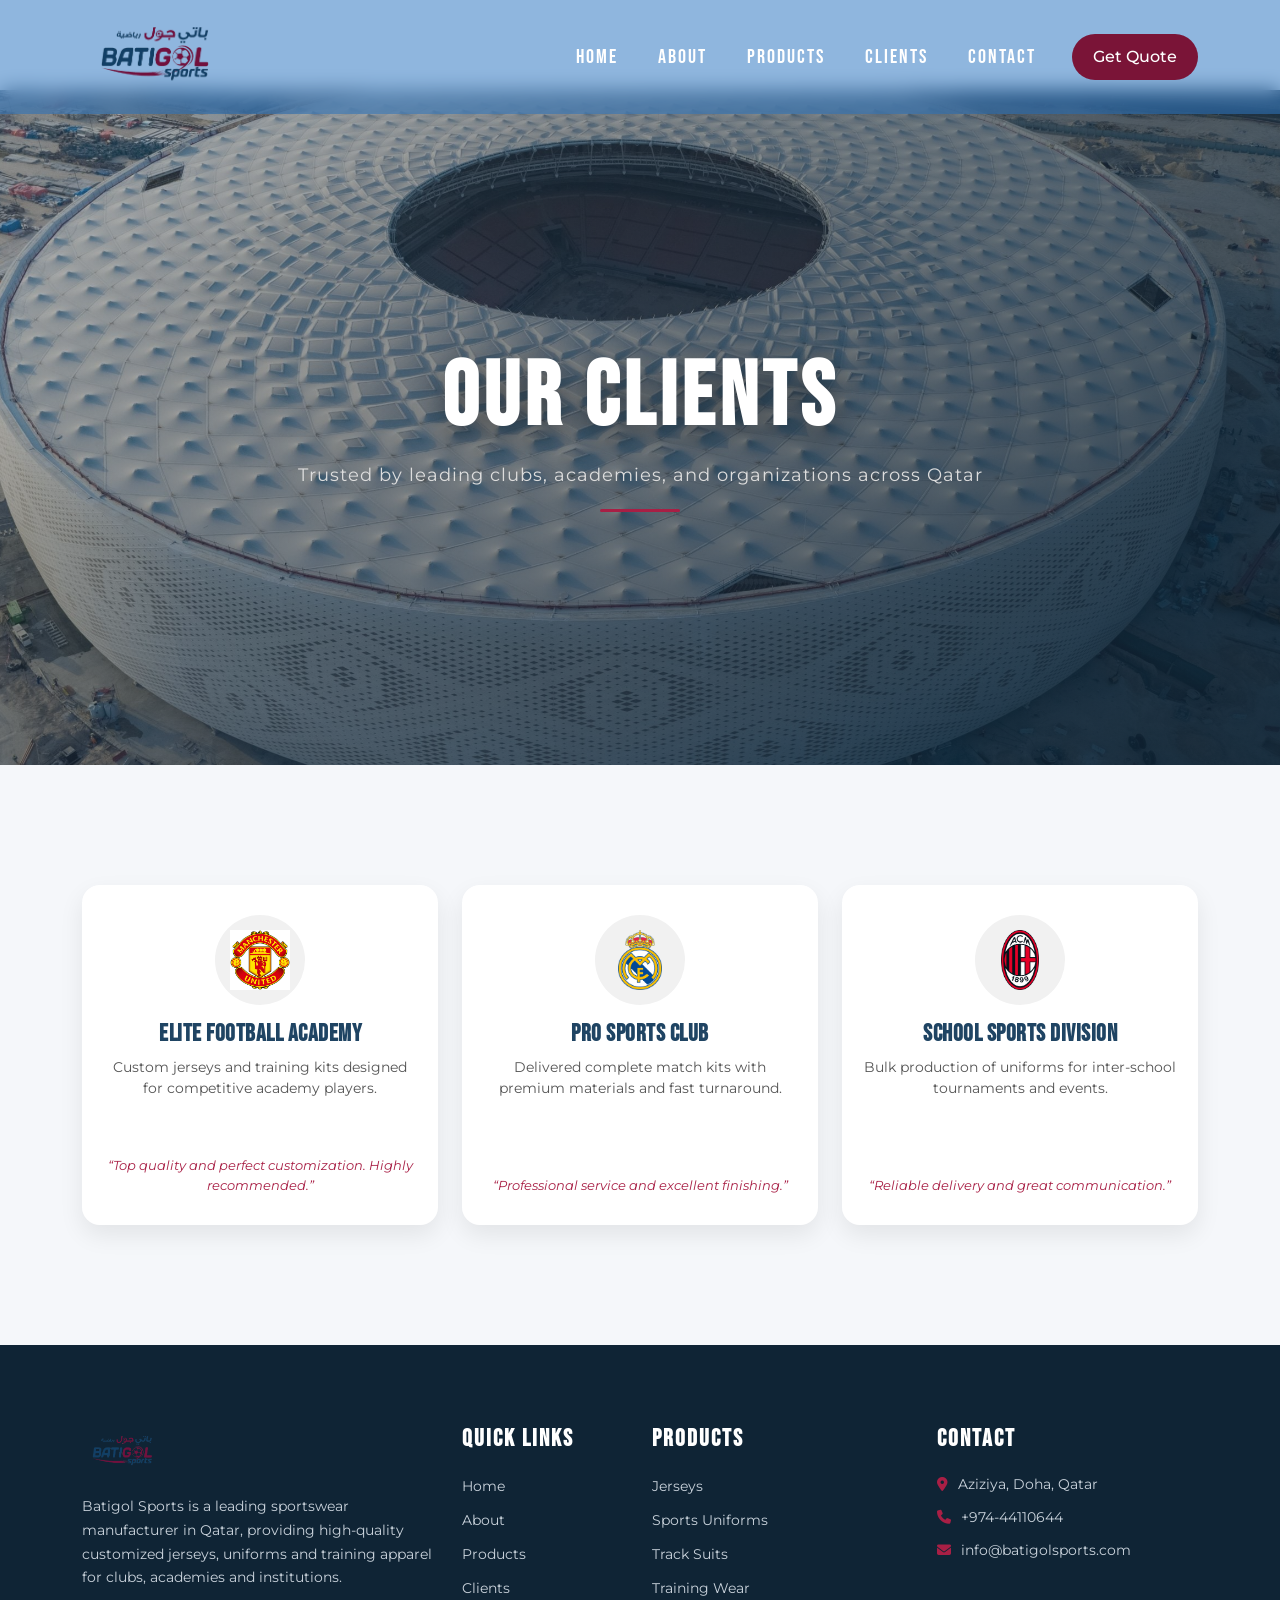
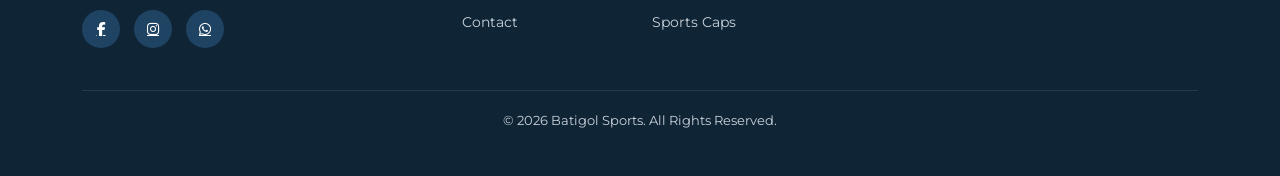
<file: clients.html>
<!DOCTYPE html>
<html lang="en">

<head>
    <meta charset="UTF-8">
    <meta name="viewport" content="width=device-width, initial-scale=1.0">
    <title>Batigol Sports</title>

    <link href="https://cdn.jsdelivr.net/npm/bootstrap@5.3.2/dist/css/bootstrap.min.css" rel="stylesheet">
    <link href="https://unpkg.com/aos@2.3.4/dist/aos.css" rel="stylesheet">
    <link rel="stylesheet" href="index.css">
    <link rel="stylesheet" href="clients.css">
    <link rel="stylesheet" href="https://cdnjs.cloudflare.com/ajax/libs/font-awesome/6.5.0/css/all.min.css">
    <link rel="stylesheet" href="https://cdnjs.cloudflare.com/ajax/libs/OwlCarousel2/2.3.4/assets/owl.carousel.min.css">
<link rel="stylesheet" href="https://cdnjs.cloudflare.com/ajax/libs/OwlCarousel2/2.3.4/assets/owl.theme.default.min.css">
    <link href="https://fonts.googleapis.com/css2?family=Bebas+Neue&family=Montserrat:wght@300;400;500;600&display=swap" rel="stylesheet">
</head>

<body>

        <nav class="navbar navbar-expand-lg fixed-top custom-navbar">

	<div class="container">

		<a class="navbar-brand" href="#">
			<img src="images/batigol-logo.png" alt="Batigol Sports" class="logo">
		</a>

		<button class="navbar-toggler" type="button" data-bs-toggle="collapse" data-bs-target="#navMenu">
			<span class="navbar-toggler-icon"></span>
		</button>

		<div class="collapse navbar-collapse" id="navMenu">

			<ul class="navbar-nav ms-auto align-items-lg-center">

				<li class="nav-item">
					<a class="nav-link" href="index.html">Home</a>
				</li>

				<li class="nav-item">
					<a class="nav-link" href="about.html">About</a>
				</li>

				<li class="nav-item">
					<a class="nav-link" href="products.html">Products</a>
				</li>

				<li class="nav-item">
					<a class="nav-link" href="clients.html">Clients</a>
				</li>

				<li class="nav-item">
					<a class="nav-link" href="contact.html">Contact</a>
				</li>

				<li class="nav-item ms-lg-3">
					<a class="btn quote-btn" href="products.html">Get Quote</a>
				</li>

			</ul>

		</div>

	</div>

</nav>

<section class="clients-hero">

	<!-- BACKGROUND IMAGE -->
	<img src="images/Al-Thumama-Stadium-scaled.jpg" class="hero-bg">

	<!-- DARK OVERLAY -->
	<div class="hero-overlay"></div>

	<div class="container text-center hero-content">

		<h1 data-aos="fade-up">Our Clients</h1>

		<p data-aos="fade-up" data-aos-delay="100">
			Trusted by leading clubs, academies, and organizations across Qatar
		</p>

		<!-- subtle line -->
		<div class="hero-line" data-aos="zoom-in" data-aos-delay="200"></div>

	</div>

</section>

<section class="clients-page">

	<div class="container">

		<div class="row g-4">

			<!-- CLIENT 1 -->
			<div class="col-lg-4 col-md-6" data-aos="zoom-in">

				<div class="client-box client-1">

					<div class="client-logo-wrap">
						<img src="images/mun.png">
					</div>

					<h5>Elite Football Academy</h5>

					<p class="client-desc">
						Custom jerseys and training kits designed for
						competitive academy players.
					</p>

					<div class="client-review">
						“Top quality and perfect customization. Highly recommended.”
					</div>

				</div>

			</div>

			<!-- CLIENT 2 -->
			<div class="col-lg-4 col-md-6" data-aos="zoom-in" data-aos-delay="100">

				<div class="client-box client-2">

					<div class="client-logo-wrap">
						<img src="images/rma.webp">
					</div>

					<h5>Pro Sports Club</h5>

					<p class="client-desc">
						Delivered complete match kits with premium materials
						and fast turnaround.
					</p>

					<div class="client-review">
						“Professional service and excellent finishing.”
					</div>

				</div>

			</div>

			<!-- CLIENT 3 -->
			<div class="col-lg-4 col-md-6" data-aos="zoom-in" data-aos-delay="200">

				<div class="client-box client-3">

					<div class="client-logo-wrap">
						<img src="images/acm.png">
					</div>

					<h5>School Sports Division</h5>

					<p class="client-desc">
						Bulk production of uniforms for inter-school
						tournaments and events.
					</p>

					<div class="client-review">
						“Reliable delivery and great communication.”
					</div>

				</div>

			</div>

		</div>

	</div>

</section>


<footer class="site-footer">

	<div class="container">

		<div class="row g-4">

			<div class="col-lg-4 col-md-6">

				<div class="footer-brand">

					<img src="images/batigol-logo.png" class="footer-logo">

					<p>
						Batigol Sports is a leading sportswear manufacturer in Qatar,
						providing high-quality customized jerseys, uniforms and
						training apparel for clubs, academies and institutions.
					</p>

					<div class="footer-social">

						<a href="#"><i class="fa-brands fa-facebook-f"></i></a>
						<a href="#"><i class="fa-brands fa-instagram"></i></a>
						<a href="#"><i class="fa-brands fa-whatsapp"></i></a>

					</div>

				</div>

			</div>



			<div class="col-lg-2 col-md-6">

				<h4 class="footer-title">Quick Links</h4>

				<ul class="footer-links">

					<li><a href="#">Home</a></li>
					<li><a href="#">About</a></li>
					<li><a href="#">Products</a></li>
					<li><a href="#">Clients</a></li>
					<li><a href="#">Contact</a></li>

				</ul>

			</div>



			<div class="col-lg-3 col-md-6">

				<h4 class="footer-title">Products</h4>

				<ul class="footer-links">

					<li><a href="#">Jerseys</a></li>
					<li><a href="#">Sports Uniforms</a></li>
					<li><a href="#">Track Suits</a></li>
					<li><a href="#">Training Wear</a></li>
					<li><a href="#">Sports Caps</a></li>

				</ul>

			</div>



			<div class="col-lg-3 col-md-6">

				<h4 class="footer-title">Contact</h4>

				<ul class="footer-contact">

					<li>
						<i class="fa-solid fa-location-dot"></i>
						Aziziya, Doha, Qatar
					</li>

					<li>
						<i class="fa-solid fa-phone"></i>
						+974-44110644
					</li>

					<li>
						<i class="fa-solid fa-envelope"></i>
						info@batigolsports.com
					</li>

				</ul>

			</div>

		</div>



		<div class="footer-bottom">

			<p>
				© 2026 Batigol Sports. All Rights Reserved.
			</p>

		</div>

	</div>

</footer>






<script>

	let lastScroll = 0;
	const navbar = document.querySelector(".custom-navbar");

	window.addEventListener("scroll", () => {

		let currentScroll = window.pageYOffset;

		if(currentScroll > 50){
			navbar.classList.add("scrolled");
		}else{
			navbar.classList.remove("scrolled");
		}

		if(currentScroll > lastScroll){
			navbar.style.top = "-100px";
		}else{
			navbar.style.top = "0";
		}

		lastScroll = currentScroll;

	});

</script>
<script src="https://unpkg.com/aos@2.3.4/dist/aos.js"></script>
<script src="https://code.jquery.com/jquery-3.6.0.min.js"></script>
<script src="https://cdn.jsdelivr.net/npm/bootstrap@5.3.3/dist/js/bootstrap.bundle.min.js"></script>


<script src="https://cdnjs.cloudflare.com/ajax/libs/OwlCarousel2/2.3.4/owl.carousel.min.js"></script>

<script src="index.js"></script>
<script src="product_details.js"></script>
<script>
AOS.init({
duration:1000,
once:true
});
</script>

</body>

</html>
</file>
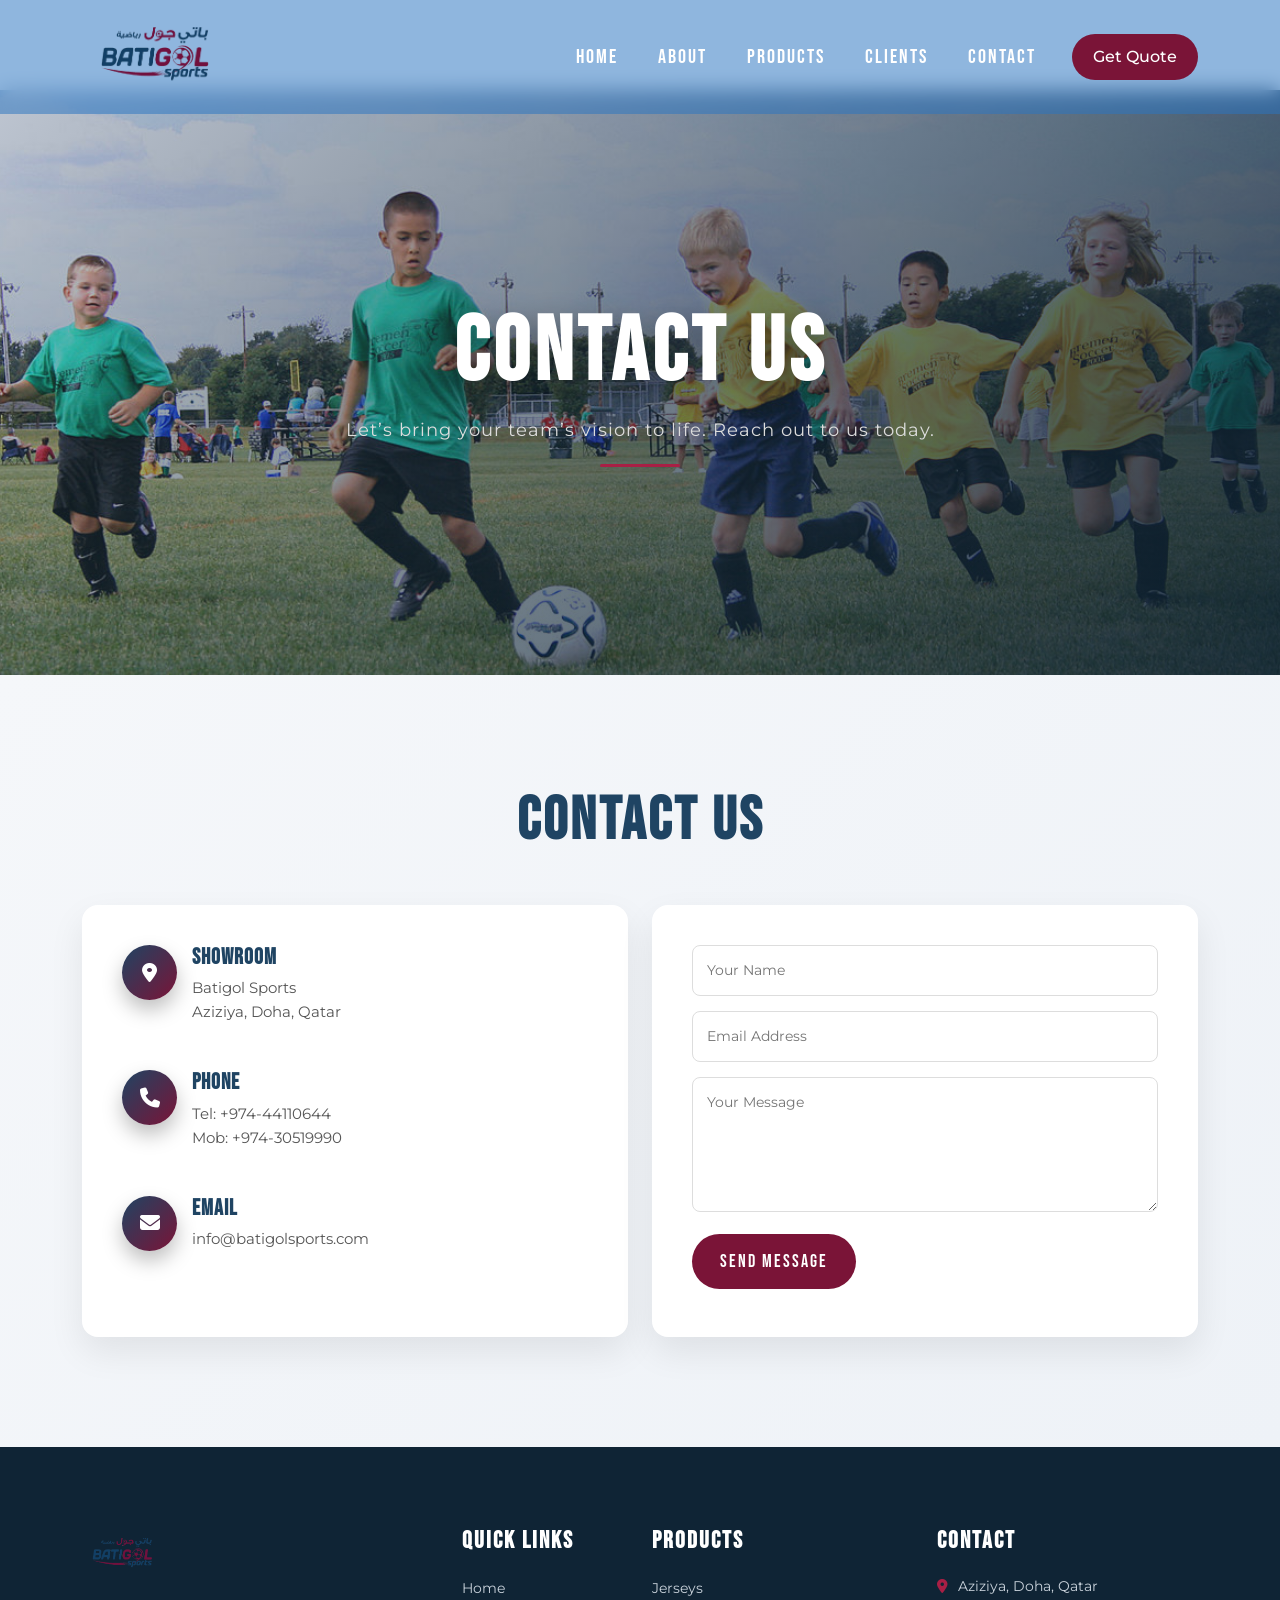
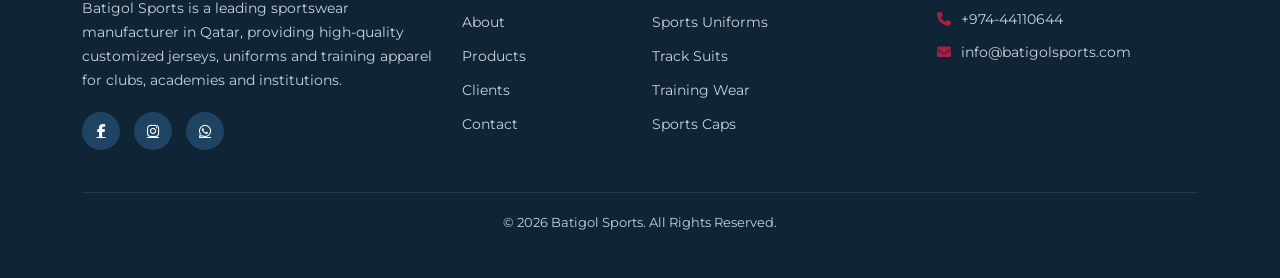
<file: contact.html>
<!DOCTYPE html>
<html lang="en">

<head>
    <meta charset="UTF-8">
    <meta name="viewport" content="width=device-width, initial-scale=1.0">
    <title>Batigol Sports</title>

    <link href="https://cdn.jsdelivr.net/npm/bootstrap@5.3.2/dist/css/bootstrap.min.css" rel="stylesheet">
    <link href="https://unpkg.com/aos@2.3.4/dist/aos.css" rel="stylesheet">
    <link rel="stylesheet" href="index.css">
    <link rel="stylesheet" href="https://cdnjs.cloudflare.com/ajax/libs/font-awesome/6.5.0/css/all.min.css">
    <link rel="stylesheet" href="https://cdnjs.cloudflare.com/ajax/libs/OwlCarousel2/2.3.4/assets/owl.carousel.min.css">
<link rel="stylesheet" href="https://cdnjs.cloudflare.com/ajax/libs/OwlCarousel2/2.3.4/assets/owl.theme.default.min.css">
    <link href="https://fonts.googleapis.com/css2?family=Bebas+Neue&family=Montserrat:wght@300;400;500;600&display=swap" rel="stylesheet">
</head>

<body>

        <nav class="navbar navbar-expand-lg fixed-top custom-navbar">

	<div class="container">

		<a class="navbar-brand" href="#">
			<img src="images/batigol-logo.png" alt="Batigol Sports" class="logo">
		</a>

		<button class="navbar-toggler" type="button" data-bs-toggle="collapse" data-bs-target="#navMenu">
			<span class="navbar-toggler-icon"></span>
		</button>

		<div class="collapse navbar-collapse" id="navMenu">

			<ul class="navbar-nav ms-auto align-items-lg-center">

				<li class="nav-item">
					<a class="nav-link" href="index.html">Home</a>
				</li>

				<li class="nav-item">
					<a class="nav-link" href="about.html">About</a>
				</li>

				<li class="nav-item">
					<a class="nav-link" href="products.html">Products</a>
				</li>

				<li class="nav-item">
					<a class="nav-link" href="clients.html">Clients</a>
				</li>

				<li class="nav-item">
					<a class="nav-link" href="contact.html">Contact</a>
				</li>

				<li class="nav-item ms-lg-3">
					<a class="btn quote-btn" href="products.html">Get Quote</a>
				</li>

			</ul>

		</div>

	</div>

</nav>

<section class="contact-hero">

	<img src="images/sportts.jpg" class="hero-bg">

	<div class="hero-overlay"></div>

	<div class="container text-center hero-content">

		<h1 data-aos="fade-up">Contact Us</h1>

		<p data-aos="fade-up" data-aos-delay="100">
			Let’s bring your team’s vision to life. Reach out to us today.
		</p>

		<div class="hero-line" data-aos="zoom-in" data-aos-delay="200"></div>

	</div>

</section>


    <section class="contact-section">

	<div class="container">

		<h2 class="contact-title text-center mb-5" data-aos="fade-up">
			Contact Us
		</h2>

		<div class="row g-md-4 g-2 align-items-stretch">

			<div class="col-lg-6" data-aos="fade-right">

				<div class="contact-info">

					<div class="contact-item">
						<div class="contact-icon">
							<i class="fa-solid fa-location-dot"></i>
						</div>

						<div>
							<h5>Showroom</h5>
							<p>
								Batigol Sports<br>
								Aziziya, Doha, Qatar
							</p>
						</div>
					</div>


					<div class="contact-item">
						<div class="contact-icon">
							<i class="fa-solid fa-phone"></i>
						</div>

						<div>
							<h5>Phone</h5>
							<p>
								Tel: +974-44110644<br>
								Mob: +974-30519990
							</p>
						</div>
					</div>


					<div class="contact-item">
						<div class="contact-icon">
							<i class="fa-solid fa-envelope"></i>
						</div>

						<div>
							<h5>Email</h5>
							<p>info@batigolsports.com</p>
						</div>
					</div>

				</div>

			</div>



			<div class="col-lg-6" data-aos="fade-left">

				<div class="contact-form">

					<form>

						<input type="text" placeholder="Your Name" required>

						<input type="email" placeholder="Email Address" required>

						<textarea rows="5" placeholder="Your Message"></textarea>

						<button type="submit" class="contact-btn">
							Send Message
						</button>

					</form>

				</div>

			</div>

		</div>

	</div>

</section>




<footer class="site-footer">

	<div class="container">

		<div class="row g-4">

			<div class="col-lg-4 col-md-6">

				<div class="footer-brand">

					<img src="images/batigol-logo.png" class="footer-logo">

					<p>
						Batigol Sports is a leading sportswear manufacturer in Qatar,
						providing high-quality customized jerseys, uniforms and
						training apparel for clubs, academies and institutions.
					</p>

					<div class="footer-social">

						<a href="#"><i class="fa-brands fa-facebook-f"></i></a>
						<a href="#"><i class="fa-brands fa-instagram"></i></a>
						<a href="#"><i class="fa-brands fa-whatsapp"></i></a>

					</div>

				</div>

			</div>



			<div class="col-lg-2 col-md-6">

				<h4 class="footer-title">Quick Links</h4>

				<ul class="footer-links">

					<li><a href="#">Home</a></li>
					<li><a href="#">About</a></li>
					<li><a href="#">Products</a></li>
					<li><a href="#">Clients</a></li>
					<li><a href="#">Contact</a></li>

				</ul>

			</div>



			<div class="col-lg-3 col-md-6">

				<h4 class="footer-title">Products</h4>

				<ul class="footer-links">

					<li><a href="#">Jerseys</a></li>
					<li><a href="#">Sports Uniforms</a></li>
					<li><a href="#">Track Suits</a></li>
					<li><a href="#">Training Wear</a></li>
					<li><a href="#">Sports Caps</a></li>

				</ul>

			</div>



			<div class="col-lg-3 col-md-6">

				<h4 class="footer-title">Contact</h4>

				<ul class="footer-contact">

					<li>
						<i class="fa-solid fa-location-dot"></i>
						Aziziya, Doha, Qatar
					</li>

					<li>
						<i class="fa-solid fa-phone"></i>
						+974-44110644
					</li>

					<li>
						<i class="fa-solid fa-envelope"></i>
						info@batigolsports.com
					</li>

				</ul>

			</div>

		</div>



		<div class="footer-bottom">

			<p>
				© 2026 Batigol Sports. All Rights Reserved.
			</p>

		</div>

	</div>

</footer>






<script>

	let lastScroll = 0;
	const navbar = document.querySelector(".custom-navbar");

	window.addEventListener("scroll", () => {

		let currentScroll = window.pageYOffset;

		if(currentScroll > 50){
			navbar.classList.add("scrolled");
		}else{
			navbar.classList.remove("scrolled");
		}

		if(currentScroll > lastScroll){
			navbar.style.top = "-100px";
		}else{
			navbar.style.top = "0";
		}

		lastScroll = currentScroll;

	});

</script>
<script src="https://unpkg.com/aos@2.3.4/dist/aos.js"></script>
<script src="https://code.jquery.com/jquery-3.6.0.min.js"></script>
<script src="https://cdn.jsdelivr.net/npm/bootstrap@5.3.3/dist/js/bootstrap.bundle.min.js"></script>


<script src="https://cdnjs.cloudflare.com/ajax/libs/OwlCarousel2/2.3.4/owl.carousel.min.js"></script>

<script src="index.js"></script>
<script>
AOS.init({
duration:1000,
once:true
});
</script>

</body>

</html>
</file>
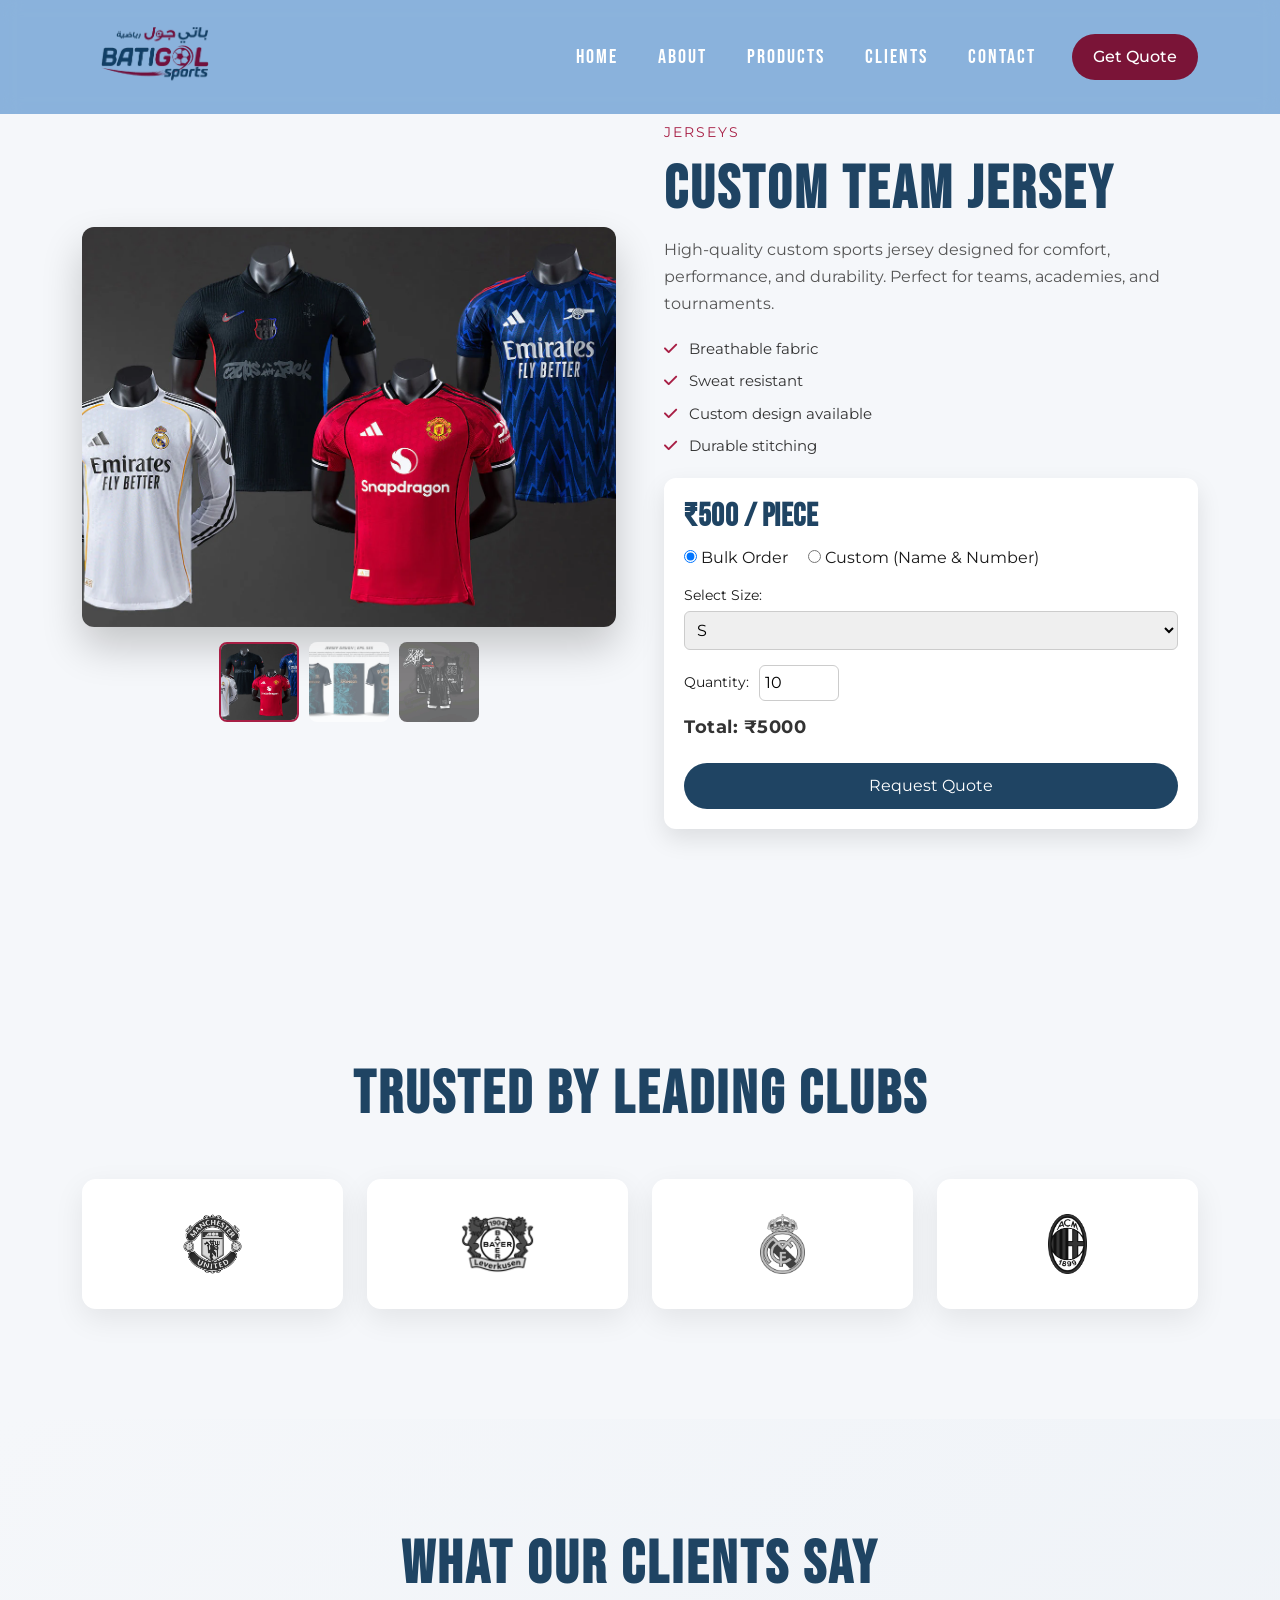
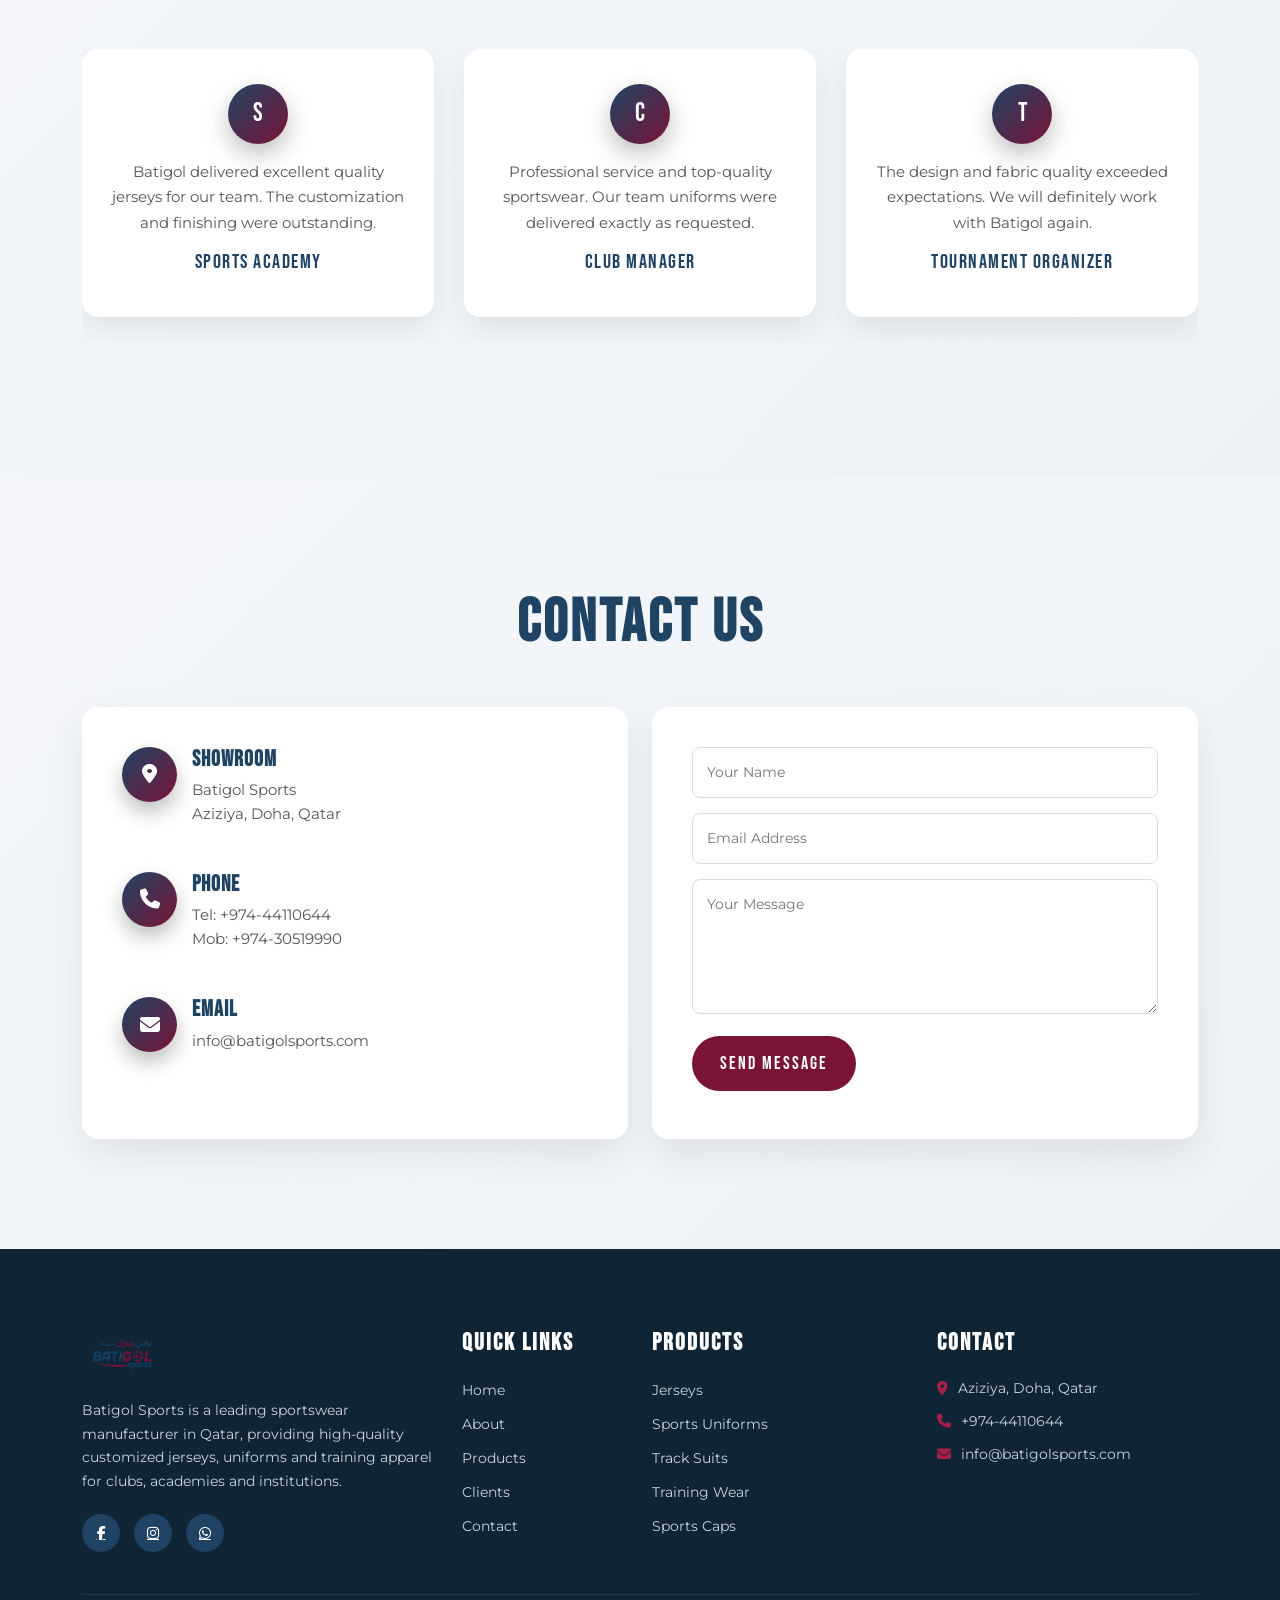
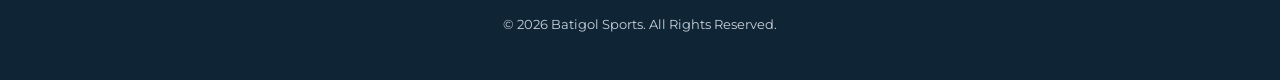
<file: product_details.html>
<!DOCTYPE html>
<html lang="en">

<head>
    <meta charset="UTF-8">
    <meta name="viewport" content="width=device-width, initial-scale=1.0">
    <title>Batigol Sports</title>

    <link href="https://cdn.jsdelivr.net/npm/bootstrap@5.3.2/dist/css/bootstrap.min.css" rel="stylesheet">
    <link href="https://unpkg.com/aos@2.3.4/dist/aos.css" rel="stylesheet">
    <link rel="stylesheet" href="index.css">
    <link rel="stylesheet" href="product_details.css">
    <link rel="stylesheet" href="https://cdnjs.cloudflare.com/ajax/libs/font-awesome/6.5.0/css/all.min.css">
    <link rel="stylesheet" href="https://cdnjs.cloudflare.com/ajax/libs/OwlCarousel2/2.3.4/assets/owl.carousel.min.css">
<link rel="stylesheet" href="https://cdnjs.cloudflare.com/ajax/libs/OwlCarousel2/2.3.4/assets/owl.theme.default.min.css">
    <link href="https://fonts.googleapis.com/css2?family=Bebas+Neue&family=Montserrat:wght@300;400;500;600&display=swap" rel="stylesheet">
</head>

<body>

        <nav class="navbar navbar-expand-lg fixed-top custom-navbar">

	<div class="container">

		<a class="navbar-brand" href="#">
			<img src="images/batigol-logo.png" alt="Batigol Sports" class="logo">
		</a>

		<button class="navbar-toggler" type="button" data-bs-toggle="collapse" data-bs-target="#navMenu">
			<span class="navbar-toggler-icon"></span>
		</button>

		<div class="collapse navbar-collapse" id="navMenu">

			<ul class="navbar-nav ms-auto align-items-lg-center">

				<li class="nav-item">
					<a class="nav-link" href="index.html">Home</a>
				</li>

				<li class="nav-item">
					<a class="nav-link" href="about.html">About</a>
				</li>

				<li class="nav-item">
					<a class="nav-link" href="products.html">Products</a>
				</li>

				<li class="nav-item">
					<a class="nav-link" href="clients.html">Clients</a>
				</li>

				<li class="nav-item">
					<a class="nav-link" href="contact.html">Contact</a>
				</li>

				<li class="nav-item ms-lg-3">
					<a class="btn quote-btn" href="products.html">Get Quote</a>
				</li>

			</ul>

		</div>

	</div>

</nav>
    
    <section class="product-detail">

	<div class="container">

		<div class="row align-items-center g-5">

			<!-- IMAGE SIDE -->
			<div class="col-lg-6" data-aos="fade-right">

				<div class="detail-gallery">

					<img src="images/jersey1.webp" class="main-img" id="mainImage">

					<div class="thumbs">
						<img src="images/jersey1.webp" class="thumb active">
						<img src="images/jersey2.jpg" class="thumb">
						<img src="images/jersey3.jpg" class="thumb">
					</div>

				</div>

			</div>

			<!-- INFO SIDE -->
			<div class="col-lg-6" data-aos="fade-left">

				<span class="product-category">Jerseys</span>

				<h1 class="product-title">
					Custom Team Jersey
				</h1>

				<p class="product-desc">
					High-quality custom sports jersey designed for comfort,
					performance, and durability. Perfect for teams, academies,
					and tournaments.
				</p>

				<!-- FEATURES -->
				<ul class="product-features">
					<li><i class="fa-solid fa-check"></i> Breathable fabric</li>
					<li><i class="fa-solid fa-check"></i> Sweat resistant</li>
					<li><i class="fa-solid fa-check"></i> Custom design available</li>
					<li><i class="fa-solid fa-check"></i> Durable stitching</li>
				</ul>

				<!-- PRICING + ORDER -->
				<div class="product-pricing">

					<h4 class="price">
						₹<span id="pricePerItem">500</span> / piece
					</h4>

					

					<!-- ORDER TYPE -->
					<div class="order-type">

						<label>
							<input type="radio" name="orderType" value="bulk" checked>
							Bulk Order
						</label>

						<label>
							<input type="radio" name="orderType" value="custom">
							Custom (Name & Number)
						</label>

					</div>

					<!-- BULK -->
					<div id="bulkSection">

						<div class="option-group">
							<label>Select Size:</label>
							<select>
								<option>S</option>
								<option>M</option>
								<option>L</option>
								<option>XL</option>
								<option>XXL</option>
							</select>
						</div>

						<div class="quantity-box">
							<label>Quantity:</label>
							<input type="number" id="quantity" value="10" min="10">
						</div>

					</div>

					<!-- CUSTOM -->
					<div id="customSection" style="display:none;">

						<h5>Player Details</h5>

						<div id="playersContainer"></div>

						<button type="button" class="add-player-btn" onclick="addPlayer()">
							+ Add Player
						</button>

					</div>

					<!-- TOTAL -->
					<h5 class="total mt-3">
						Total: ₹<span id="totalPrice">5000</span>
					</h5>

					<!-- BUTTON -->
					<a href="#" class="btn detail-btn w-100 mt-3">
						Request Quote
					</a>

				</div>

			</div>

		</div>

	</div>

</section>
<section class="clients">

	<div class="container">

		<h2 class="clients-title text-center mb-5" data-aos="fade-up">
			Trusted By Leading Clubs
		</h2>

		<div class="row g-md-4 g-2 justify-content-center">

			<div class="col-lg-3 col-md-4 col-6" data-aos="zoom-in">
				<div class="client-card">
					<img src="images/mun.png" alt="Al Sadd">
				</div>
			</div>

			<div class="col-lg-3 col-md-4 col-6" data-aos="zoom-in" data-aos-delay="100">
				<div class="client-card">
					<img src="images/blksn.png" alt="Al Rayyan">
				</div>
			</div>

			<div class="col-lg-3 col-md-4 col-6" data-aos="zoom-in" data-aos-delay="200">
				<div class="client-card">
					<img src="images/rma.webp" alt="Al Hilal">
				</div>
			</div>

			<div class="col-lg-3 col-md-4 col-6" data-aos="zoom-in" data-aos-delay="300">
				<div class="client-card">
					<img src="images/acm.png" alt="Al Khor">
				</div>
			</div>

		</div>

	</div>

</section>



<section class="testimonials">

	<div class="container">

		<h2 class="testimonials-title text-center mb-5" data-aos="fade-up">
			What Our Clients Say
		</h2>

		<div class="owl-carousel testimonials-carousel">

			<div class="testimonial-card">
				<div class="profile">S</div>
				<p>
					Batigol delivered excellent quality jerseys for our team.
					The customization and finishing were outstanding.
				</p>
				<h6>Sports Academy</h6>
			</div>

			<div class="testimonial-card">
				<div class="profile">C</div>
				<p>
					Professional service and top-quality sportswear.
					Our team uniforms were delivered exactly as requested.
				</p>
				<h6>Club Manager</h6>
			</div>

			<div class="testimonial-card">
				<div class="profile">T</div>
				<p>
					The design and fabric quality exceeded expectations.
					We will definitely work with Batigol again.
				</p>
				<h6>Tournament Organizer</h6>
			</div>

			<div class="testimonial-card">
				<div class="profile">A</div>
				<p>
					Fast production and great communication throughout
					the process. Our academy jerseys look amazing.
				</p>
				<h6>Academy Director</h6>
			</div>

			<div class="testimonial-card">
				<div class="profile">F</div>
				<p>
					Batigol understands what athletes need. Comfortable
					and durable sportswear for competitive teams.
				</p>
				<h6>Football Coach</h6>
			</div>

			<div class="testimonial-card">
				<div class="profile">S</div>
				<p>
					Excellent customization options and high quality
					materials. Highly recommended for sports teams.
				</p>
				<h6>School Sports Coordinator</h6>
			</div>

		</div>

	</div>

</section>



    <section class="contact-section">

	<div class="container">

		<h2 class="contact-title text-center mb-5" data-aos="fade-up">
			Contact Us
		</h2>

		<div class="row g-md-4 g-2 align-items-stretch">

			<div class="col-lg-6" data-aos="fade-right">

				<div class="contact-info">

					<div class="contact-item">
						<div class="contact-icon">
							<i class="fa-solid fa-location-dot"></i>
						</div>

						<div>
							<h5>Showroom</h5>
							<p>
								Batigol Sports<br>
								Aziziya, Doha, Qatar
							</p>
						</div>
					</div>


					<div class="contact-item">
						<div class="contact-icon">
							<i class="fa-solid fa-phone"></i>
						</div>

						<div>
							<h5>Phone</h5>
							<p>
								Tel: +974-44110644<br>
								Mob: +974-30519990
							</p>
						</div>
					</div>


					<div class="contact-item">
						<div class="contact-icon">
							<i class="fa-solid fa-envelope"></i>
						</div>

						<div>
							<h5>Email</h5>
							<p>info@batigolsports.com</p>
						</div>
					</div>

				</div>

			</div>



			<div class="col-lg-6" data-aos="fade-left">

				<div class="contact-form">

					<form>

						<input type="text" placeholder="Your Name" required>

						<input type="email" placeholder="Email Address" required>

						<textarea rows="5" placeholder="Your Message"></textarea>

						<button type="submit" class="contact-btn">
							Send Message
						</button>

					</form>

				</div>

			</div>

		</div>

	</div>

</section>

<footer class="site-footer">

	<div class="container">

		<div class="row g-4">

			<div class="col-lg-4 col-md-6">

				<div class="footer-brand">

					<img src="images/batigol-logo.png" class="footer-logo">

					<p>
						Batigol Sports is a leading sportswear manufacturer in Qatar,
						providing high-quality customized jerseys, uniforms and
						training apparel for clubs, academies and institutions.
					</p>

					<div class="footer-social">

						<a href="#"><i class="fa-brands fa-facebook-f"></i></a>
						<a href="#"><i class="fa-brands fa-instagram"></i></a>
						<a href="#"><i class="fa-brands fa-whatsapp"></i></a>

					</div>

				</div>

			</div>



			<div class="col-lg-2 col-md-6">

				<h4 class="footer-title">Quick Links</h4>

				<ul class="footer-links">

					<li><a href="#">Home</a></li>
					<li><a href="#">About</a></li>
					<li><a href="#">Products</a></li>
					<li><a href="#">Clients</a></li>
					<li><a href="#">Contact</a></li>

				</ul>

			</div>



			<div class="col-lg-3 col-md-6">

				<h4 class="footer-title">Products</h4>

				<ul class="footer-links">

					<li><a href="#">Jerseys</a></li>
					<li><a href="#">Sports Uniforms</a></li>
					<li><a href="#">Track Suits</a></li>
					<li><a href="#">Training Wear</a></li>
					<li><a href="#">Sports Caps</a></li>

				</ul>

			</div>



			<div class="col-lg-3 col-md-6">

				<h4 class="footer-title">Contact</h4>

				<ul class="footer-contact">

					<li>
						<i class="fa-solid fa-location-dot"></i>
						Aziziya, Doha, Qatar
					</li>

					<li>
						<i class="fa-solid fa-phone"></i>
						+974-44110644
					</li>

					<li>
						<i class="fa-solid fa-envelope"></i>
						info@batigolsports.com
					</li>

				</ul>

			</div>

		</div>



		<div class="footer-bottom">

			<p>
				© 2026 Batigol Sports. All Rights Reserved.
			</p>

		</div>

	</div>

</footer>






<script>

	let lastScroll = 0;
	const navbar = document.querySelector(".custom-navbar");

	window.addEventListener("scroll", () => {

		let currentScroll = window.pageYOffset;

		if(currentScroll > 50){
			navbar.classList.add("scrolled");
		}else{
			navbar.classList.remove("scrolled");
		}

		if(currentScroll > lastScroll){
			navbar.style.top = "-100px";
		}else{
			navbar.style.top = "0";
		}

		lastScroll = currentScroll;

	});

</script>
<script src="https://unpkg.com/aos@2.3.4/dist/aos.js"></script>
<script src="https://code.jquery.com/jquery-3.6.0.min.js"></script>
<script src="https://cdn.jsdelivr.net/npm/bootstrap@5.3.3/dist/js/bootstrap.bundle.min.js"></script>


<script src="https://cdnjs.cloudflare.com/ajax/libs/OwlCarousel2/2.3.4/owl.carousel.min.js"></script>

<script src="index.js"></script>
<script src="product_details.js"></script>
<script>
AOS.init({
duration:1000,
once:true
});
</script>

</body>

</html>
</file>
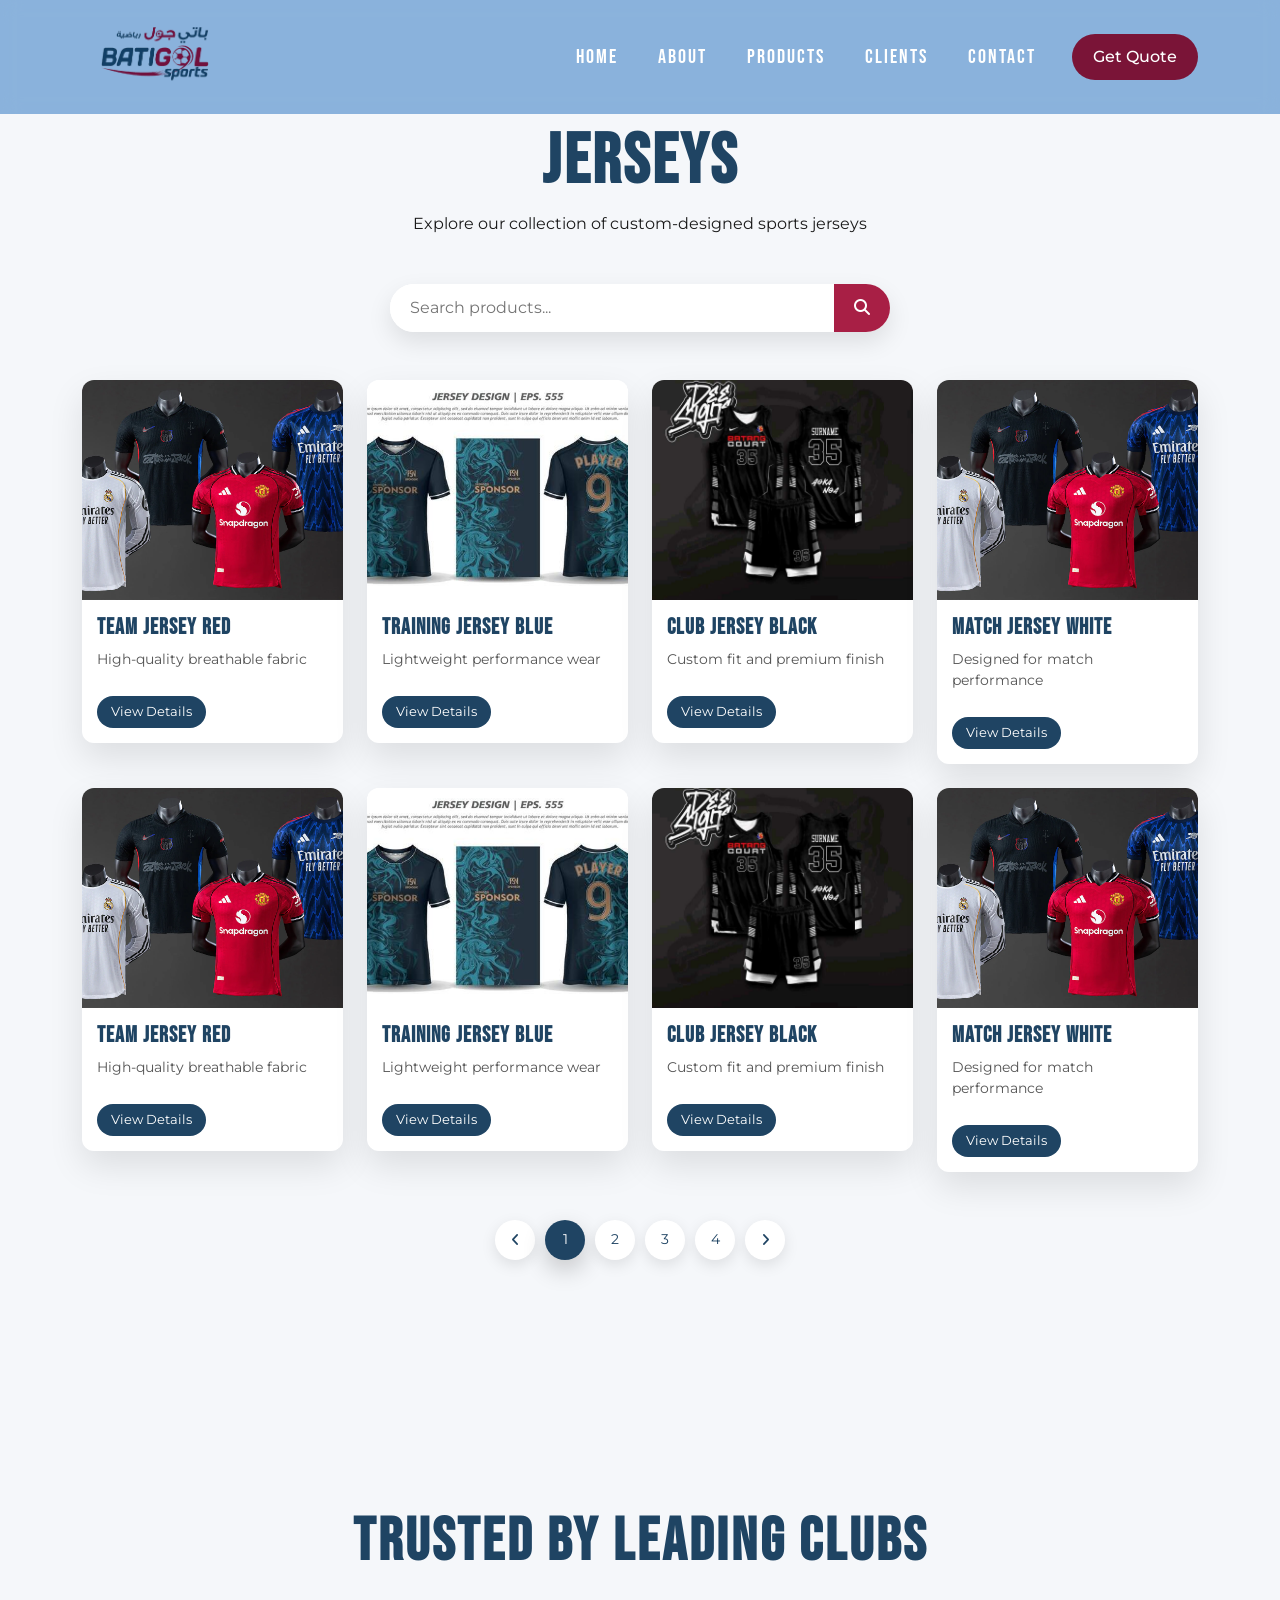
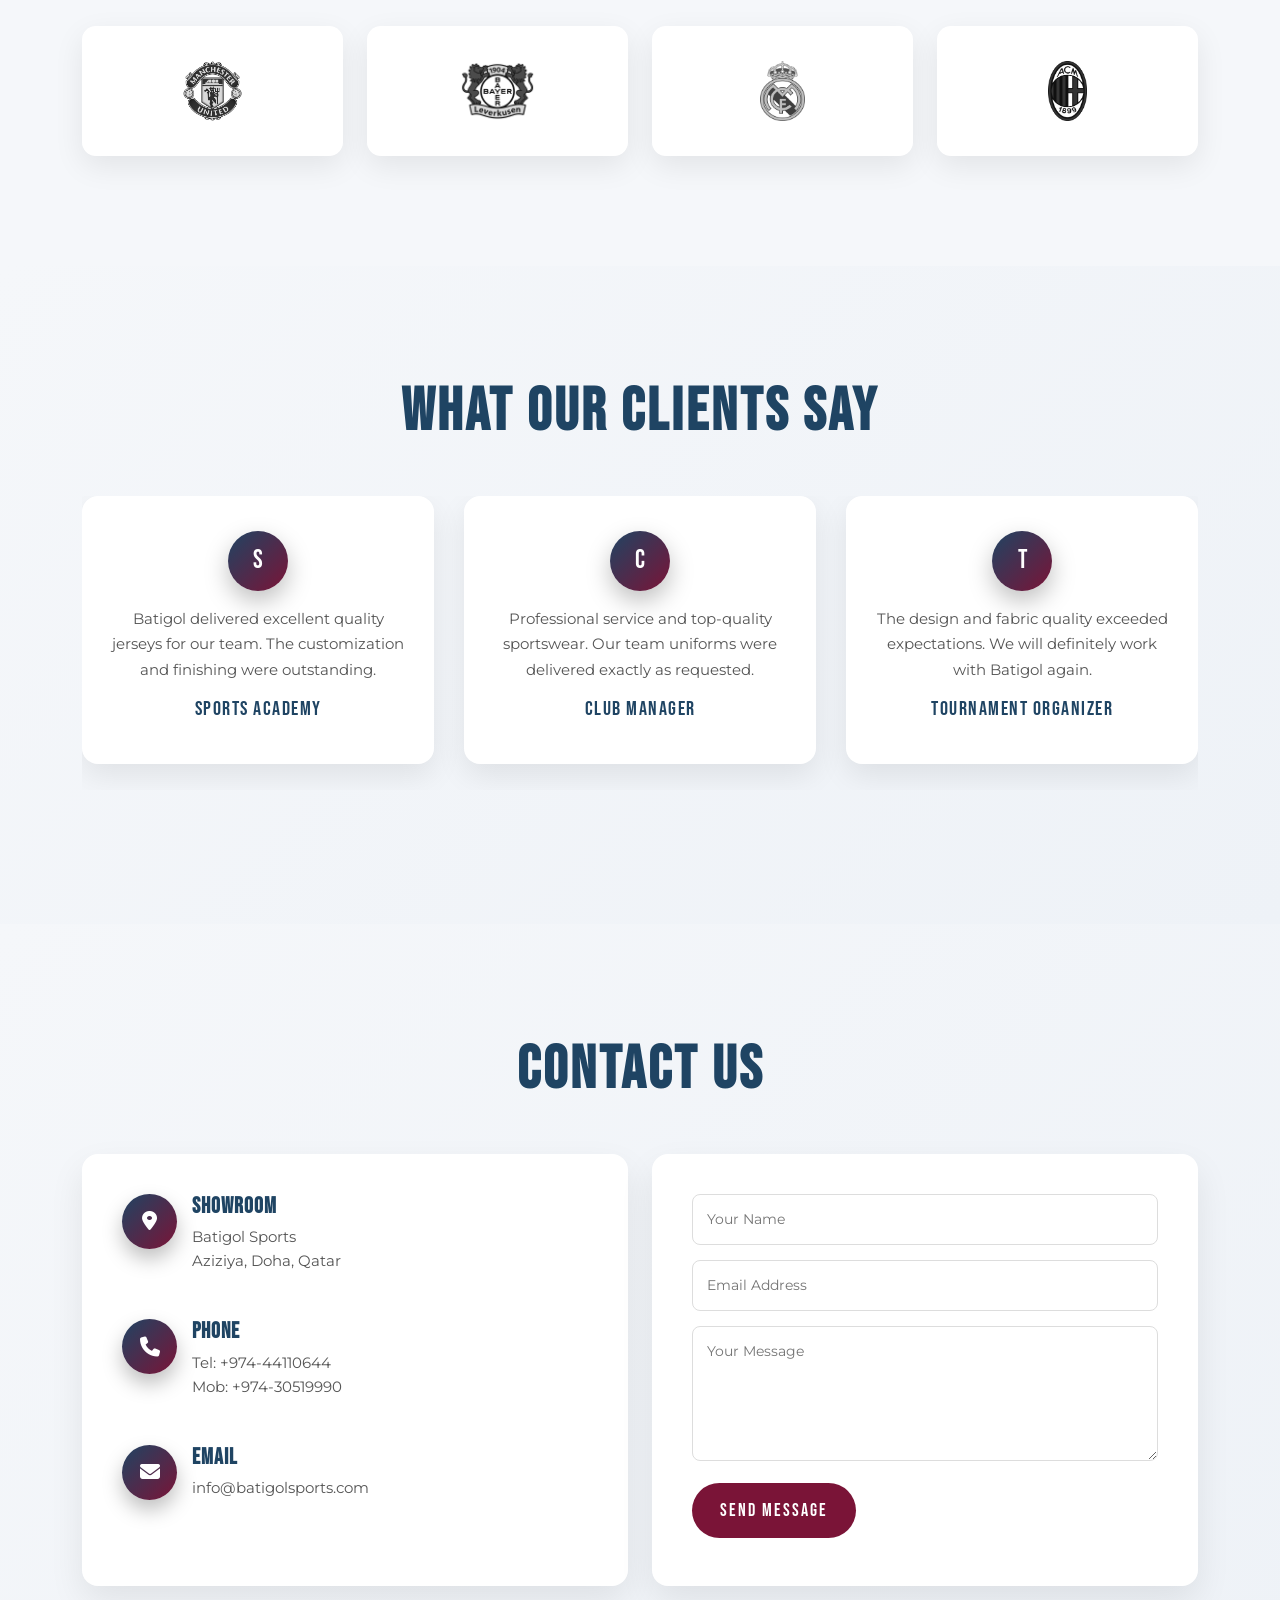
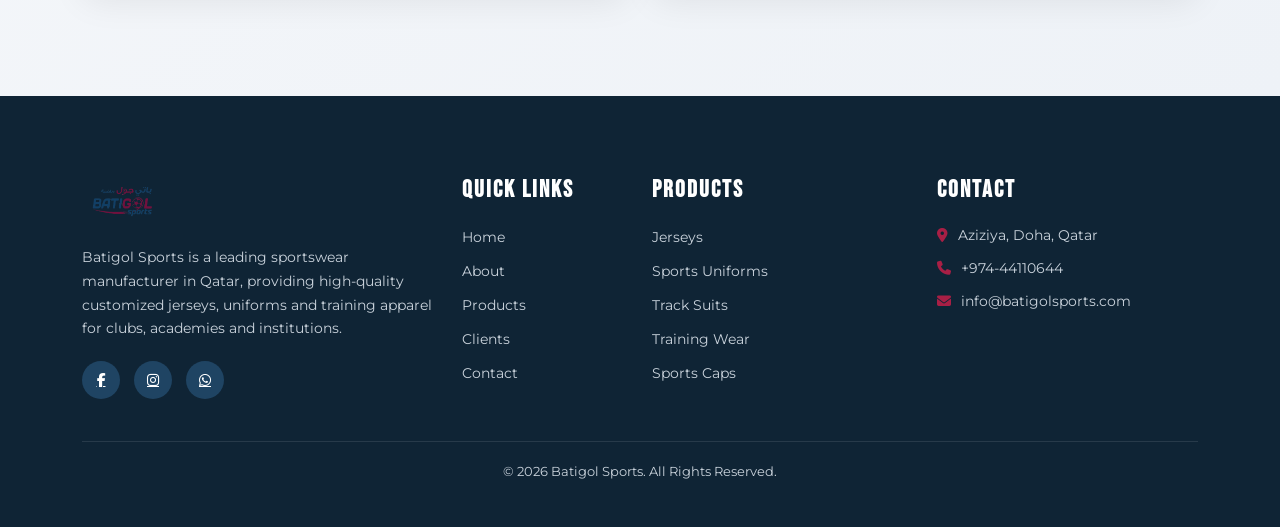
<file: product_list.html>
<!DOCTYPE html>
<html lang="en">

<head>
    <meta charset="UTF-8">
    <meta name="viewport" content="width=device-width, initial-scale=1.0">
    <title>Batigol Sports</title>

    <link href="https://cdn.jsdelivr.net/npm/bootstrap@5.3.2/dist/css/bootstrap.min.css" rel="stylesheet">
    <link href="https://unpkg.com/aos@2.3.4/dist/aos.css" rel="stylesheet">
    <link rel="stylesheet" href="index.css">
    <link rel="stylesheet" href="product_list.css">
    <link rel="stylesheet" href="https://cdnjs.cloudflare.com/ajax/libs/font-awesome/6.5.0/css/all.min.css">
    <link rel="stylesheet" href="https://cdnjs.cloudflare.com/ajax/libs/OwlCarousel2/2.3.4/assets/owl.carousel.min.css">
<link rel="stylesheet" href="https://cdnjs.cloudflare.com/ajax/libs/OwlCarousel2/2.3.4/assets/owl.theme.default.min.css">
    <link href="https://fonts.googleapis.com/css2?family=Bebas+Neue&family=Montserrat:wght@300;400;500;600&display=swap" rel="stylesheet">
</head>

<body>

        <nav class="navbar navbar-expand-lg fixed-top custom-navbar">

	<div class="container">

		<a class="navbar-brand" href="#">
			<img src="images/batigol-logo.png" alt="Batigol Sports" class="logo">
		</a>

		<button class="navbar-toggler" type="button" data-bs-toggle="collapse" data-bs-target="#navMenu">
			<span class="navbar-toggler-icon"></span>
		</button>

		<div class="collapse navbar-collapse" id="navMenu">

			<ul class="navbar-nav ms-auto align-items-lg-center">

				<li class="nav-item">
					<a class="nav-link" href="index.html">Home</a>
				</li>

				<li class="nav-item">
					<a class="nav-link" href="about.html">About</a>
				</li>

				<li class="nav-item">
					<a class="nav-link" href="products.html">Products</a>
				</li>

				<li class="nav-item">
					<a class="nav-link" href="clients.html">Clients</a>
				</li>

				<li class="nav-item">
					<a class="nav-link" href="contact.html">Contact</a>
				</li>

				<li class="nav-item ms-lg-3">
					<a class="btn quote-btn" href="products.html">Get Quote</a>
				</li>

			</ul>

		</div>

	</div>

</nav>

<section class="product-list-page">

	<div class="container">

		<!-- TITLE -->
		<div class="text-center mb-5">

			<h1 class="list-title" data-aos="fade-up">
				Jerseys
			</h1>

			<p data-aos="fade-up" data-aos-delay="100">
				Explore our collection of custom-designed sports jerseys
			</p>

		</div>

		<!-- SEARCH BAR -->
		<div class="search-box mb-5" data-aos="fade-up">

			<input type="text" placeholder="Search products...">

			<button>
				<i class="fa-solid fa-magnifying-glass"></i>
			</button>

		</div>

		<!-- PRODUCTS GRID -->
		<div class="row g-4">

			<!-- PRODUCT -->
			<div class="col-lg-3 col-md-6" data-aos="zoom-in">

				<div class="list-card">

					<img src="images/jersey1.webp">

					<div class="list-info">

						<h5>Team Jersey Red</h5>

						<p>High-quality breathable fabric</p>

						<a href="product_details.html" class="view-btn">View Details</a>

					</div>

				</div>

			</div>

			<!-- repeat -->

			<div class="col-lg-3 col-md-6" data-aos="zoom-in" data-aos-delay="100">

				<div class="list-card">

					<img src="images/jersey2.jpg">

					<div class="list-info">

						<h5>Training Jersey Blue</h5>

						<p>Lightweight performance wear</p>

						<a href="#" class="view-btn">View Details</a>

					</div>

				</div>

			</div>

			<div class="col-lg-3 col-md-6" data-aos="zoom-in" data-aos-delay="200">

				<div class="list-card">

					<img src="images/jersey3.jpg">

					<div class="list-info">

						<h5>Club Jersey Black</h5>

						<p>Custom fit and premium finish</p>

						<a href="#" class="view-btn">View Details</a>

					</div>

				</div>

			</div>

			<div class="col-lg-3 col-md-6" data-aos="zoom-in" data-aos-delay="300">

				<div class="list-card">

					<img src="images/jersey1.webp">

					<div class="list-info">

						<h5>Match Jersey White</h5>

						<p>Designed for match performance</p>

						<a href="#" class="view-btn">View Details</a>

					</div>

				</div>

			</div>
			<div class="col-lg-3 col-md-6" data-aos="zoom-in">

				<div class="list-card">

					<img src="images/jersey1.webp">

					<div class="list-info">

						<h5>Team Jersey Red</h5>

						<p>High-quality breathable fabric</p>

						<a href="#" class="view-btn">View Details</a>

					</div>

				</div>

			</div>

			<!-- repeat -->

			<div class="col-lg-3 col-md-6" data-aos="zoom-in" data-aos-delay="100">

				<div class="list-card">

					<img src="images/jersey2.jpg">

					<div class="list-info">

						<h5>Training Jersey Blue</h5>

						<p>Lightweight performance wear</p>

						<a href="#" class="view-btn">View Details</a>

					</div>

				</div>

			</div>

			<div class="col-lg-3 col-md-6" data-aos="zoom-in" data-aos-delay="200">

				<div class="list-card">

					<img src="images/jersey3.jpg">

					<div class="list-info">

						<h5>Club Jersey Black</h5>

						<p>Custom fit and premium finish</p>

						<a href="#" class="view-btn">View Details</a>

					</div>

				</div>

			</div>

			<div class="col-lg-3 col-md-6" data-aos="zoom-in" data-aos-delay="300">

				<div class="list-card">

					<img src="images/jersey1.webp">

					<div class="list-info">

						<h5>Match Jersey White</h5>

						<p>Designed for match performance</p>

						<a href="#" class="view-btn">View Details</a>

					</div>

				</div>

			</div>

		</div>

	</div>
    <div class="pagination-container text-center mt-5" data-aos="fade-up">

	<ul class="pagination-custom">

		<li><a href="#"><i class="fa-solid fa-angle-left"></i></a></li>

		<li class="active"><a href="#">1</a></li>
		<li><a href="#">2</a></li>
		<li><a href="#">3</a></li>
		<li><a href="#">4</a></li>

		<li><a href="#"><i class="fa-solid fa-angle-right"></i></a></li>

	</ul>

</div>

</section>
<section class="clients">

	<div class="container">

		<h2 class="clients-title text-center mb-5" data-aos="fade-up">
			Trusted By Leading Clubs
		</h2>

		<div class="row g-md-4 g-2 justify-content-center">

			<div class="col-lg-3 col-md-4 col-6" data-aos="zoom-in">
				<div class="client-card">
					<img src="images/mun.png" alt="Al Sadd">
				</div>
			</div>

			<div class="col-lg-3 col-md-4 col-6" data-aos="zoom-in" data-aos-delay="100">
				<div class="client-card">
					<img src="images/blksn.png" alt="Al Rayyan">
				</div>
			</div>

			<div class="col-lg-3 col-md-4 col-6" data-aos="zoom-in" data-aos-delay="200">
				<div class="client-card">
					<img src="images/rma.webp" alt="Al Hilal">
				</div>
			</div>

			<div class="col-lg-3 col-md-4 col-6" data-aos="zoom-in" data-aos-delay="300">
				<div class="client-card">
					<img src="images/acm.png" alt="Al Khor">
				</div>
			</div>

		</div>

	</div>

</section>



<section class="testimonials">

	<div class="container">

		<h2 class="testimonials-title text-center mb-5" data-aos="fade-up">
			What Our Clients Say
		</h2>

		<div class="owl-carousel testimonials-carousel">

			<div class="testimonial-card">
				<div class="profile">S</div>
				<p>
					Batigol delivered excellent quality jerseys for our team.
					The customization and finishing were outstanding.
				</p>
				<h6>Sports Academy</h6>
			</div>

			<div class="testimonial-card">
				<div class="profile">C</div>
				<p>
					Professional service and top-quality sportswear.
					Our team uniforms were delivered exactly as requested.
				</p>
				<h6>Club Manager</h6>
			</div>

			<div class="testimonial-card">
				<div class="profile">T</div>
				<p>
					The design and fabric quality exceeded expectations.
					We will definitely work with Batigol again.
				</p>
				<h6>Tournament Organizer</h6>
			</div>

			<div class="testimonial-card">
				<div class="profile">A</div>
				<p>
					Fast production and great communication throughout
					the process. Our academy jerseys look amazing.
				</p>
				<h6>Academy Director</h6>
			</div>

			<div class="testimonial-card">
				<div class="profile">F</div>
				<p>
					Batigol understands what athletes need. Comfortable
					and durable sportswear for competitive teams.
				</p>
				<h6>Football Coach</h6>
			</div>

			<div class="testimonial-card">
				<div class="profile">S</div>
				<p>
					Excellent customization options and high quality
					materials. Highly recommended for sports teams.
				</p>
				<h6>School Sports Coordinator</h6>
			</div>

		</div>

	</div>

</section>



    <section class="contact-section">

	<div class="container">

		<h2 class="contact-title text-center mb-5" data-aos="fade-up">
			Contact Us
		</h2>

		<div class="row g-md-4 g-2 align-items-stretch">

			<div class="col-lg-6" data-aos="fade-right">

				<div class="contact-info">

					<div class="contact-item">
						<div class="contact-icon">
							<i class="fa-solid fa-location-dot"></i>
						</div>

						<div>
							<h5>Showroom</h5>
							<p>
								Batigol Sports<br>
								Aziziya, Doha, Qatar
							</p>
						</div>
					</div>


					<div class="contact-item">
						<div class="contact-icon">
							<i class="fa-solid fa-phone"></i>
						</div>

						<div>
							<h5>Phone</h5>
							<p>
								Tel: +974-44110644<br>
								Mob: +974-30519990
							</p>
						</div>
					</div>


					<div class="contact-item">
						<div class="contact-icon">
							<i class="fa-solid fa-envelope"></i>
						</div>

						<div>
							<h5>Email</h5>
							<p>info@batigolsports.com</p>
						</div>
					</div>

				</div>

			</div>



			<div class="col-lg-6" data-aos="fade-left">

				<div class="contact-form">

					<form>

						<input type="text" placeholder="Your Name" required>

						<input type="email" placeholder="Email Address" required>

						<textarea rows="5" placeholder="Your Message"></textarea>

						<button type="submit" class="contact-btn">
							Send Message
						</button>

					</form>

				</div>

			</div>

		</div>

	</div>

</section>

<footer class="site-footer">

	<div class="container">

		<div class="row g-4">

			<div class="col-lg-4 col-md-6">

				<div class="footer-brand">

					<img src="images/batigol-logo.png" class="footer-logo">

					<p>
						Batigol Sports is a leading sportswear manufacturer in Qatar,
						providing high-quality customized jerseys, uniforms and
						training apparel for clubs, academies and institutions.
					</p>

					<div class="footer-social">

						<a href="#"><i class="fa-brands fa-facebook-f"></i></a>
						<a href="#"><i class="fa-brands fa-instagram"></i></a>
						<a href="#"><i class="fa-brands fa-whatsapp"></i></a>

					</div>

				</div>

			</div>



			<div class="col-lg-2 col-md-6">

				<h4 class="footer-title">Quick Links</h4>

				<ul class="footer-links">

					<li><a href="#">Home</a></li>
					<li><a href="#">About</a></li>
					<li><a href="#">Products</a></li>
					<li><a href="#">Clients</a></li>
					<li><a href="#">Contact</a></li>

				</ul>

			</div>



			<div class="col-lg-3 col-md-6">

				<h4 class="footer-title">Products</h4>

				<ul class="footer-links">

					<li><a href="#">Jerseys</a></li>
					<li><a href="#">Sports Uniforms</a></li>
					<li><a href="#">Track Suits</a></li>
					<li><a href="#">Training Wear</a></li>
					<li><a href="#">Sports Caps</a></li>

				</ul>

			</div>



			<div class="col-lg-3 col-md-6">

				<h4 class="footer-title">Contact</h4>

				<ul class="footer-contact">

					<li>
						<i class="fa-solid fa-location-dot"></i>
						Aziziya, Doha, Qatar
					</li>

					<li>
						<i class="fa-solid fa-phone"></i>
						+974-44110644
					</li>

					<li>
						<i class="fa-solid fa-envelope"></i>
						info@batigolsports.com
					</li>

				</ul>

			</div>

		</div>



		<div class="footer-bottom">

			<p>
				© 2026 Batigol Sports. All Rights Reserved.
			</p>

		</div>

	</div>

</footer>






<script>

	let lastScroll = 0;
	const navbar = document.querySelector(".custom-navbar");

	window.addEventListener("scroll", () => {

		let currentScroll = window.pageYOffset;

		if(currentScroll > 50){
			navbar.classList.add("scrolled");
		}else{
			navbar.classList.remove("scrolled");
		}

		if(currentScroll > lastScroll){
			navbar.style.top = "-100px";
		}else{
			navbar.style.top = "0";
		}

		lastScroll = currentScroll;

	});

</script>
<script src="https://unpkg.com/aos@2.3.4/dist/aos.js"></script>
<script src="https://code.jquery.com/jquery-3.6.0.min.js"></script>
<script src="https://cdn.jsdelivr.net/npm/bootstrap@5.3.3/dist/js/bootstrap.bundle.min.js"></script>


<script src="https://cdnjs.cloudflare.com/ajax/libs/OwlCarousel2/2.3.4/owl.carousel.min.js"></script>

<script src="index.js"></script>
<script>
AOS.init({
duration:1000,
once:true
});
</script>

</body>

</html>
</file>
<file: index.css>
html{
scroll-behavior:smooth;
}
body{
animation:fadein 1s ease;
overflow-x: hidden;
}
html, body{
	overflow-x:hidden;
}

@keyframes fadein{
from{opacity:0}
to{opacity:1}
}
body{
	font-family:'Montserrat',sans-serif;
	color:#1a1a1a;
}

h1,h2,h3,h4,h5{
	font-family:'Poppins',sans-serif;
	font-weight:700;
	letter-spacing:0.5px;
}

/* nav */



/* Fix navbar toggler visibility */
.navbar-toggler {
    border-color: rgba(255, 255, 255, 0.6);
}

.navbar-toggler-icon {
    background-image: url("data:image/svg+xml,%3csvg xmlns='http://www.w3.org/2000/svg' viewBox='0 0 30 30'%3e%3cpath stroke='rgba%28255,255,255,0.9%29' stroke-linecap='round' stroke-miterlimit='10' stroke-width='2' d='M4 7h22M4 15h22M4 23h22'/%3e%3c/svg%3e");
}

.navbar-toggler:focus {
    box-shadow: 0 0 0 2px rgba(168, 31, 69, 0.5);
    outline: none;
}

.custom-navbar{
	padding:2px 0;
	background:rgba(44, 118, 192, 0.53);
	backdrop-filter:blur(10px);
	transition:top 0.4s ease, background 0.3s ease;
	position:fixed;
	width:100%;
	z-index:1000;
	top:0;
}

.logo{
	height:100px;
	width:auto;
	transition:0.3s ease;
}

@media (max-width:992px){
	.logo{
		height:55px;
	}
	nav{
		width: 100vw !important;
	}
}

@media (max-width:576px){
	.logo{
		height:45px;
	}
}
@media (max-width:992px){

	.navbar-nav{
		align-items:flex-start !important;
	}

	.nav-link{
		margin:10px 0;
		font-size:18px;
	}
}
.logo:hover{
	transform:scale(1.05);
}
.custom-navbar.scrolled{
	box-shadow:0 10px 30px rgba(0,0,0,0.25);
	background:#0f2435;
}

.nav-link{
	color:white !important;
	font-weight:500;
	margin:0 12px;
	position:relative;
	letter-spacing:0.5px;
}
.nav-link{
	font-family:'Bebas Neue',sans-serif;
	font-size:20px;
	letter-spacing:2px;
}
.hero-btn,
.hero-btn-outline{
	font-family:'Bebas Neue',sans-serif;
	font-size:18px;
	letter-spacing:2px;
	padding:14px 32px;
}
@media (max-width:992px){

	.hero-text h1{
		font-size:52px;
		letter-spacing:2px;
	}

	.hero-text p{
		font-size:16px;
	}

}
.nav-link::after{
	content:"";
	position:absolute;
	width:0%;
	height:2px;
	left:50%;
	bottom:-6px;
	background:#A81F45;
	transition:all 0.35s ease;
	transform:translateX(-50%);
}

.nav-link:hover::after{
	width:100%;
}

.nav-link:hover{
	color:#A81F45 !important;
}

.quote-btn{
	background:#7A1437;
	color:white;
	padding:10px 20px;
	border-radius:30px;
	font-weight:500;
	transition:0.3s;
}

.quote-btn:hover{
	background:#A81F45;
	transform:translateY(-2px);
	box-shadow:0 8px 20px rgba(0,0,0,0.25);
}

/* her0 */

.hero{
	height:100vh;
	background:url("images/stadium.jpg") center/cover no-repeat;
	position:relative;
	display:flex;
	align-items:center;
	color:white;
	overflow:hidden;
}

@media (max-width:768px) {
	.hero{
	height:100%;


	padding-top: 6rem;
	padding-bottom: 2rem;

	}
	
}

.hero-overlay{
	position:absolute;
	inset:0;
	background:linear-gradient(135deg,#1F4463,#0f2435);
	opacity:0.85;
}

.hero-container{
	position:relative;
	z-index:2;
}

.hero-text h1{
	font-family:'Bebas Neue',sans-serif;
	font-size:82px;
	letter-spacing:4px;
	line-height:1;
	margin-bottom:20px;
	background:linear-gradient(90deg,#ffffff,#ffffff);
	-webkit-background-clip:text;
	-webkit-text-fill-color:transparent;
	text-shadow:0 8px 25px rgba(163, 163, 163, 0.4);
}
.hero-text p{
	font-size:18px;
	line-height:1.7;
	color:#e4e8ee;
	max-width:520px;
	font-weight:300;
}
.hero-buttons{
	display:flex;
	gap:15px;
}

.hero-btn{
	background:#7A1437;
	color:white;
	padding:12px 28px;
	border-radius:30px;
	transition:0.3s;
}

.hero-btn:hover{
	background:#A81F45;
	transform:translateY(-3px);
}

.hero-btn-outline{
	border:2px solid white;
	padding:12px 28px;
	border-radius:30px;
	color:white;
}

.hero-btn-outline:hover{
	background:white;
	color:#1F4463;
}

/* Slider */

.hero-slider{
	position:relative;
	height:420px;
}

.slider{
	position:relative;
	height:100%;
}

.slide{
	position:absolute;
	width:100%;
	height:100%;
	object-fit:cover;
	border-radius:12px;
	opacity:0;
	transform:translateX(100px);
	transition:all 1s ease;
	box-shadow:0 20px 40px rgba(0,0,0,0.4);
}

.slide.active{
	opacity:1;
	transform:translateX(0);
}

/* Mobile */

@media (max-width:992px){

	.hero-text{
		text-align:center;
		margin-bottom:40px;
	}

	.hero-text h1{
		font-size:36px;
	}

	.hero-buttons{
		justify-content:center;
	}

	.hero-slider{
		height:320px;
	}

}

.about{
	background:#F5F7FA;
	position:relative;
	overflow:hidden;
	padding:100px 0;
}

.about::before{
	content:"";
	position:absolute;
	width:350px;
	height:350px;
	background:#1F4463;
	opacity:0.05;
	border-radius:50%;
	top:-120px;
	left:-120px;
}

.about::after{
	content:"";
	position:absolute;
	width:300px;
	height:300px;
	background:#7A1437;
	opacity:0.05;
	border-radius:50%;
	bottom:-100px;
	right:-100px;
}

/* Heading */

.about-title{
	font-family:'Bebas Neue',sans-serif;
	font-size:64px;
	letter-spacing:3px;
	color:#1F4463;
	margin-bottom:20px;
}

/* Paragraph */

.about-content p{
	font-family:'Montserrat',sans-serif;
	font-size:17px;
	line-height:1.8;
	color:#444;
	margin-bottom:18px;
}

/* Button */

.about-btn{
	background:#7A1437;
	color:white;
	padding:12px 28px;
	border-radius:30px;
	font-family:'Bebas Neue',sans-serif;
	letter-spacing:2px;
	font-size:18px;
	transition:0.3s;
}

.about-btn:hover{
	background:#A81F45;
	transform:translateY(-3px);
	box-shadow:0 10px 25px rgba(0,0,0,0.2);
}

/* Image styling */

.image-wrapper{
	position:relative;
	border-radius:12px;
	overflow:hidden;
	box-shadow:0 20px 40px rgba(0,0,0,0.15);
}

.image-wrapper img{
	width:100%;
	transition:0.5s;
}

.image-wrapper:hover img{
	transform:scale(1.08);
}

/* Decorative frame */

.image-wrapper::before{
	content:"";
	position:absolute;
	border:4px solid #7A1437;
	width:100%;
	height:100%;
	top:15px;
	left:15px;
	z-index:-1;
	border-radius:12px;
}

/* Responsive */

@media (max-width:992px){

	.about-title{
		font-size:48px;
		text-align:center;
	}

	.about-content{
		text-align:center;
		margin-top:30px;
	}

}
.products{
	background:#F5F7FA;
	padding:110px 0;
	overflow:hidden;
}

.products-title{
	font-family:'Bebas Neue',sans-serif;
	font-size:60px;
	letter-spacing:3px;
	color:#1F4463;
}

.products-slider{
	width:100%;
	overflow:hidden;
}
.products-carousel .item{
	height:100%;
}

.product-card{
	background:white;
	border-radius:14px;
	overflow:hidden;
	height:420px;
	box-shadow:0 10px 25px rgba(0,0,0,0.08);
	transition:all 0.4s ease;
}

.product-card:hover{
	transform:translateY(-12px);
	box-shadow:0 25px 50px rgba(0,0,0,0.18);
}

.product-card img{
	width:100%;
	height:260px;
	object-fit:cover;
}

.product-info{
	padding:20px;
}

.product-info h5{
	font-family:'Bebas Neue',sans-serif;
	font-size:26px;
	letter-spacing:1.5px;
	color:#1F4463;
}

.product-info p{
	font-family:'Montserrat',sans-serif;
	font-size:15px;
	color:#555;
	line-height:1.6;
}
.products-track{
	overflow:hidden;
	width:100%;
	transition:transform 0.8s ease;
}

.product-card{
	min-width:100%;
	background:white;
	border-radius:14px;
	overflow:hidden;
	height:420px;
	box-shadow:0 10px 25px rgba(0,0,0,0.08);
	transition:all 0.4s ease;
	position:relative;
}

.product-card:hover{
	transform:translateY(-12px);
	box-shadow:0 25px 50px rgba(0,0,0,0.18);
}

.product-card img{
	width:100%;
	height:260px;
	object-fit:cover;
	transition:0.5s;
}

.product-card:hover img{
	transform:scale(1.08);
}

.product-info{
	padding:20px;
}

.product-info h5{
	font-family:'Bebas Neue',sans-serif;
	font-size:26px;
	letter-spacing:1.5px;
	color:#1F4463;
	margin-bottom:10px;
}

.product-info p{
	font-family:'Montserrat',sans-serif;
	font-size:15px;
	color:#555;
	line-height:1.6;
}

/* decorative glow */

.product-card::after{
	content:"";
	position:absolute;
	width:150px;
	height:150px;
	background:#7A1437;
	filter:blur(90px);
	opacity:0;
	right:-40px;
	top:-40px;
	transition:0.4s;
}

.product-card:hover::after{
	opacity:0.35;
}
@media (max-width:992px){

	.product-card{
		min-width:calc(50% - 15px);
		height:400px;
	}

}

@media (max-width:576px){

	.product-card{
		min-width:100%;
		height:380px;
	}

	.products-title{
		font-size:42px;
	}

}

/* service s */
.services{
	background:linear-gradient(135deg,#ffffff,#f3f6fa);
	padding:110px 0;
	position:relative;
	overflow:hidden;
}

.services-title{
	font-family:'Bebas Neue',sans-serif;
	font-size:60px;
	letter-spacing:3px;
	color:#1F4463;
}

.service-card{
	background:white;
	padding:40px 25px;
	border-radius:16px;
	text-align:center;
	height:100%;
	position:relative;
	box-shadow:0 15px 35px rgba(0,0,0,0.08);
	transition:all 0.4s ease;
	overflow:hidden;
}

.service-card:hover{
	transform:translateY(-12px);
	box-shadow:0 25px 55px rgba(0,0,0,0.18);
}

/* icon */

.service-icon{
	width:70px;
	height:70px;
	margin:0 auto 20px auto;
	display:flex;
	align-items:center;
	justify-content:center;
	border-radius:50%;
	background:linear-gradient(135deg,#1F4463,#7A1437);
	color:white;
	font-size:28px;
	box-shadow:0 10px 25px rgba(0,0,0,0.25);
	transition:0.4s;
}

.service-card:hover .service-icon{
	transform:rotate(10deg) scale(1.1);
}

/* title */

.service-card h5{
	font-family:'Bebas Neue',sans-serif;
	font-size:26px;
	letter-spacing:2px;
	color:#1F4463;
	margin-bottom:10px;
}

/* text */

.service-card p{
	font-family:'Montserrat',sans-serif;
	font-size:15px;
	color:#555;
	line-height:1.6;
}

/* glow effect */

.service-card::after{
	content:"";
	position:absolute;
	width:160px;
	height:160px;
	background:#7A1437;
	filter:blur(90px);
	opacity:0;
	top:-50px;
	right:-50px;
	transition:0.4s;
}

.service-card:hover::after{
	opacity:0.35;
}

/* process  */
.process{
	padding:110px 0;
	background:#ffffff;
}

.process-title{
	font-family:'Bebas Neue',sans-serif;
	font-size:60px;
	letter-spacing:3px;
	color:#1F4463;
}

.process-step{
	padding:30px;
	border-radius:14px;
	background:#f5f7fa;
	transition:0.4s;
	position:relative;
}

.process-step:hover{
	transform:translateY(-10px);
	box-shadow:0 20px 40px rgba(0,0,0,0.15);
}

.step-number{
	font-family:'Bebas Neue',sans-serif;
	font-size:40px;
	color:#A81F45;
	margin-bottom:10px;
}

.process-step h5{
	font-family:'Bebas Neue',sans-serif;
	font-size:22px;
	letter-spacing:1px;
	color:#1F4463;
}

.process-step p{
	font-family:'Montserrat',sans-serif;
	font-size:14px;
	color:#555;
}
/* whyus  */
.why-us{
	padding:110px 0;
	background:linear-gradient(135deg,#1F4463,#0f2435);
	color:white;
}

.why-title{
	font-family:'Bebas Neue',sans-serif;
	font-size:60px;
	letter-spacing:3px;
	margin-bottom:20px;
}

.why-list{
	list-style:none;
	padding:0;
}

.why-list li{
	font-family:'Montserrat',sans-serif;
	font-size:16px;
	margin-bottom:12px;
}

.why-img{
	border-radius:12px;
	box-shadow:0 20px 40px rgba(0,0,0,0.4);
}

/* trusin */

.clients{
	background:#f5f7fa;
	padding:110px 0;
	position:relative;
	overflow:hidden;
}

.clients-title{
	font-family:'Bebas Neue',sans-serif;
	font-size:60px;
	letter-spacing:3px;
	color:#1F4463;
}

/* client cards */

.client-card{
	background:white;
	padding:35px;
	border-radius:14px;
	height:130px;
	display:flex;
	align-items:center;
	justify-content:center;
	box-shadow:0 10px 30px rgba(0,0,0,0.08);
	transition:all 0.4s ease;
	position:relative;
	overflow:hidden;
}

.client-card img{
	max-width:100%;
	max-height:60px;
	filter:grayscale(100%);
	transition:0.4s;
}

/* hover effects */

.client-card:hover{
	transform:translateY(-10px);
	box-shadow:0 20px 45px rgba(0,0,0,0.18);
}

.client-card:hover img{
	filter:grayscale(0%);
	transform:scale(1.1);
}

/* glow */

.client-card::after{
	content:"";
	position:absolute;
	width:160px;
	height:160px;
	background:#7A1437;
	filter:blur(90px);
	opacity:0;
	top:-40px;
	right:-40px;
	transition:0.4s;
}

.client-card:hover::after{
	opacity:0.35;
}

/* testi  */

.testimonials{
	padding:110px 0;
	background:linear-gradient(135deg,#f5f7fa,#eef2f7);
	overflow:hidden;
}

.testimonials-title{
	font-family:'Bebas Neue',sans-serif;
	font-size:60px;
	letter-spacing:3px;
	color:#1F4463;
}

.testimonials-slider{
	width:100%;
	overflow:hidden;
}

.testimonials-track{
	display:flex;
	gap:30px;
	transition:transform 0.8s ease;
}

.testimonial-card{
	min-width:calc(33.333% - 20px);
	background:white;
	padding:35px 28px;
	border-radius:16px;
	box-shadow:0 12px 30px rgba(0,0,0,0.08);
	position:relative;
	transition:0.4s;
	text-align:center;
}

.testimonial-card:hover{
	transform:translateY(-10px);
	box-shadow:0 22px 50px rgba(0,0,0,0.18);
}

/* profile circle */

.profile{
	width:60px;
	height:60px;
	margin:0 auto 15px auto;
	border-radius:50%;
	display:flex;
	align-items:center;
	justify-content:center;
	font-family:'Bebas Neue',sans-serif;
	font-size:26px;
	color:white;
	background:linear-gradient(135deg,#1F4463,#7A1437);
	box-shadow:0 10px 25px rgba(0,0,0,0.25);
}

/* text */

.testimonial-card p{
	font-family:'Montserrat',sans-serif;
	font-size:15px;
	line-height:1.7;
	color:#555;
	margin-bottom:15px;
}

.testimonial-card h6{
	font-family:'Bebas Neue',sans-serif;
	font-size:20px;
	letter-spacing:1.5px;
	color:#1F4463;
}

/* glow */

.testimonial-card::after{
	content:"";
	position:absolute;
	width:140px;
	height:140px;
	background:#7A1437;
	filter:blur(80px);
	opacity:0;
	top:-40px;
	right:-40px;
	transition:0.4s;
}

.testimonial-card:hover::after{
	opacity:0.35;
}
@media (max-width:992px){

	.testimonial-card{
		min-width:calc(50% - 20px);
	}

}

@media (max-width:576px){

	.testimonial-card{
		min-width:100%;
	}

	.testimonials-title{
		font-size:42px;
	}

}

/* HERO */

.contact-hero{
	height:65vh;
	position:relative;
	display:flex;
	align-items:center;
	justify-content:center;
	overflow:hidden;
	margin-top:90px;
}

/* BACKGROUND */

.contact-hero .hero-bg{
	position:absolute;
	inset:0;
	width:100%;
	height:100%;
	object-fit:cover;
	z-index:1;

	transform:scale(1.1);
	animation:heroZoom 12s ease-in-out infinite alternate;
}

/* OVERLAY */

.contact-hero .hero-overlay{
	position:absolute;
	inset:0;
	background:linear-gradient(135deg,#3c566b51,#0f2435);
	opacity:0.9;
	z-index:2;
}

/* CONTENT */

.contact-hero .hero-content{
	position:relative;
	z-index:3;
	max-width:750px;
}

/* TITLE */

.contact-hero h1{
	font-family:'Bebas Neue',sans-serif;
	font-size:90px;
	letter-spacing:5px;
	color:white;

	text-shadow:0 10px 30px rgba(0,0,0,0.4);
	margin-bottom:10px;
}

/* TEXT */

.contact-hero p{
	font-family:'Montserrat',sans-serif;
	font-size:18px;
	color:#ddd;
	letter-spacing:1px;
}

/* LINE */

.hero-line{
	width:80px;
	height:3px;
	background:#A81F45;
	margin:20px auto 0;
	border-radius:5px;
}

/* MOBILE */

@media (max-width:768px){

	.contact-hero{
		height:55vh;
	}

	.contact-hero h1{
		font-size:45px;
	}

	.contact-hero p{
		font-size:14px;
		padding:0 10px;
	}

}
.contact-section{
	padding:110px 0;
	background:linear-gradient(135deg,#f5f7fa,#eef2f7);
	overflow:hidden;
}

.contact-title{
	font-family:'Bebas Neue',sans-serif;
	font-size:60px;
	letter-spacing:3px;
	color:#1F4463;
}

/* contact info */

.contact-info{
	background:white;
	padding:40px;
	border-radius:16px;
	box-shadow:0 15px 35px rgba(0,0,0,0.08);
	height:100%;
}

.contact-item{
	display:flex;
	align-items:flex-start;
	margin-bottom:30px;
	gap:15px;
}

.contact-icon{
	width:55px;
	height:55px;
	display:flex;
	align-items:center;
	justify-content:center;
	border-radius:50%;
	background:linear-gradient(135deg,#1F4463,#7A1437);
	color:white;
	font-size:20px;
	box-shadow:0 10px 20px rgba(0,0,0,0.25);
}

.contact-item h5{
	font-family:'Bebas Neue',sans-serif;
	font-size:22px;
	letter-spacing:1px;
	color:#1F4463;
	margin-bottom:5px;
}

.contact-item p{
	font-family:'Montserrat',sans-serif;
	font-size:15px;
	color:#555;
	line-height:1.6;
}

/* form */

.contact-form{
	background:white;
	padding:40px;
	border-radius:16px;
	box-shadow:0 15px 35px rgba(0,0,0,0.08);
	height:100%;
}

.contact-form input,
.contact-form textarea{
	width:100%;
	padding:14px;
	border:1px solid #ddd;
	border-radius:8px;
	margin-bottom:15px;
	font-family:'Montserrat',sans-serif;
	font-size:14px;
	transition:0.3s;
}

.contact-form input:focus,
.contact-form textarea:focus{
	border-color:#7A1437;
	outline:none;
	box-shadow:0 0 0 2px rgba(122,20,55,0.15);
}

.contact-btn{
	background:#7A1437;
	color:white;
	border:none;
	padding:14px 28px;
	border-radius:30px;
	font-family:'Bebas Neue',sans-serif;
	font-size:18px;
	letter-spacing:2px;
	cursor:pointer;
	transition:0.3s;
}

.contact-btn:hover{
	background:#A81F45;
	transform:translateY(-2px);
	box-shadow:0 10px 25px rgba(0,0,0,0.2);
}


.site-footer{
	background:#0f2435;
	color:white;
	padding:80px 0 30px 0;
}

.footer-logo{
	height:55px;
	margin-bottom:15px;
}

.footer-brand p{
	font-family:'Montserrat',sans-serif;
	font-size:14px;
	line-height:1.7;
	color:#c9d2db;
	margin-bottom:20px;
}

/* titles */

.footer-title{
	font-family:'Bebas Neue',sans-serif;
	font-size:24px;
	letter-spacing:2px;
	margin-bottom:20px;
	color:white;
}

/* links */

.footer-links{
	list-style:none;
	padding:0;
}

.footer-links li{
	margin-bottom:10px;
}

.footer-links a{
	text-decoration:none;
	color:#c9d2db;
	font-family:'Montserrat',sans-serif;
	font-size:14px;
	transition:0.3s;
}

.footer-links a:hover{
	color:#A81F45;
	padding-left:5px;
}

/* contact */

.footer-contact{
	list-style:none;
	padding:0;
}

.footer-contact li{
	font-family:'Montserrat',sans-serif;
	font-size:14px;
	margin-bottom:12px;
	display:flex;
	align-items:center;
	gap:10px;
	color:#c9d2db;
}

.footer-contact i{
	color:#A81F45;
}

/* social */

.footer-social a{
	display:inline-flex;
	align-items:center;
	justify-content:center;
	width:38px;
	height:38px;
	background:#1F4463;
	border-radius:50%;
	margin-right:10px;
	color:white;
	font-size:14px;
	transition:0.3s;
}

.footer-social a:hover{
	background:#A81F45;
	transform:translateY(-3px);
}

/* bottom */

.footer-bottom{
	margin-top:40px;
	padding-top:20px;
	border-top:1px solid rgba(255,255,255,0.1);
	text-align:center;
}

.footer-bottom p{
	font-family:'Montserrat',sans-serif;
	font-size:13px;
	color:#c9d2db;
}
</file>
<file: clients.css>
/* HERO */
html, body{
	overflow-x:hidden;
}
.clients-hero{
	height:75vh;
	position:relative;
	display:flex;
	align-items:center;
	justify-content:center;
	overflow:hidden;
	margin-top:90px; /* adjust for navbar */
}

/* BACKGROUND IMAGE */

.hero-bg{
	position:absolute;
	inset:0;
	width:100%;
	height:100%;
	object-fit:cover;
	z-index:1;
	transform:scale(1.1);
	animation:heroZoom 12s ease-in-out infinite alternate;
}

/* subtle zoom animation */

@keyframes heroZoom{
	from{ transform:scale(1.05); }
	to{ transform:scale(1.15); }
}

/* OVERLAY */

.hero-overlay{
	position:absolute;
	inset:0;
	background:linear-gradient(135deg,#4b5e6d64,#0f2435);
	opacity:0.85;
	z-index:2;
}

/* CONTENT */

.hero-content{
	position:relative;
	z-index:3;
	max-width:800px;
}

/* TITLE */

.clients-hero h1{
	font-family:'Bebas Neue',sans-serif;
	font-size:90px;
	letter-spacing:5px;
	color:white;
	margin-bottom:10px;

	text-shadow:0 10px 30px rgba(0,0,0,0.4);
}

/* SUBTEXT */

.clients-hero p{
	font-family:'Montserrat',sans-serif;
	font-size:18px;
	color:#ddd;
	letter-spacing:1px;
}

/* DECORATIVE LINE */

.hero-line{
	width:80px;
	height:3px;
	background:#A81F45;
	margin:20px auto 0;
	border-radius:5px;
}

/* MOBILE */

@media (max-width:768px){

	.clients-hero{
		height:55vh;
	}

	.clients-hero h1{
		font-size:45px;
	}

	.clients-hero p{
		font-size:14px;
		padding:0 10px;
	}

}
/* SECTION */

.clients-page{
	padding:120px 0;
	background:#f5f7fa;
	overflow:hidden;
}

/* GRID FIX */

.clients-page .row{
	justify-content:center;
}

/* CARD */

.client-box{
	background:white;
	border-radius:18px;
	padding:30px 20px;

	height:100%;
	min-height:340px;

	display:flex;
	flex-direction:column;
	align-items:center;
	justify-content:flex-start;

	text-align:center;

	overflow:hidden; /* VERY IMPORTANT */
	position:relative;

	transition:0.4s;
	box-shadow:0 10px 25px rgba(0,0,0,0.08);
}

/* HOVER */

.client-box:hover{
	transform:translateY(-10px);
	box-shadow:0 25px 50px rgba(0,0,0,0.15);
}

/* LOGO FIX (THIS IS THE MAIN ISSUE) */

.client-logo-wrap{
	width:90px;
	height:90px;

	display:flex;
	align-items:center;
	justify-content:center;

	border-radius:50%;
	background:#f1f1f1;

	margin-bottom:15px;

	overflow:hidden; /* prevent overflow */
}

/* FORCE IMAGE SIZE */

.client-logo-wrap img{
	width:60px;
	height:60px;
	object-fit:contain;

	max-width:100%;
	max-height:100%;

	display:block;
}

/* TITLE */

.client-box h5{
	font-family:'Bebas Neue',sans-serif;
	font-size:24px;
	color:#1F4463;
	margin-bottom:8px;
}

/* DESC */

.client-desc{
	font-family:'Montserrat',sans-serif;
	font-size:14px;
	color:#555;
	line-height:1.5;
}

/* REVIEW */

.client-review{
	font-size:13px;
	font-style:italic;
	color:#A81F45;
	margin-top:auto;
	padding-top:10px;
}

/* MOBILE */

@media (max-width:768px){

	.client-box{
		min-height:auto;
	}

}
</file>
<file: product_details.css>
.product-detail{
	padding:120px 0;
	background:#f5f7fa;
}


html, body{
	overflow-x:hidden;
}
/* IMAGE */

.detail-image{
	border-radius:12px;
	overflow:hidden;
	box-shadow:0 25px 50px rgba(0,0,0,0.2);
}

.main-img{
	width:100%;
	height:400px;
	object-fit:cover;
	transition:0.5s;
}

.detail-image:hover .main-img{
	transform:scale(1.05);
}
.product-pricing{
	margin-top:20px;
	padding:20px;
	background:#ffffff;
	border-radius:12px;
	box-shadow:0 10px 25px rgba(0,0,0,0.1);
}

.price{
	font-family:'Bebas Neue',sans-serif;
	font-size:32px;
	color:#1F4463;
	margin-bottom:10px;
}

.quantity-box{
	display:flex;
	align-items:center;
	gap:10px;
	margin:15px 0;
}

.quantity-box label{
	font-family:'Montserrat',sans-serif;
	font-size:14px;
}

.quantity-box input{
	width:80px;
	padding:5px;
	border-radius:6px;
	border:1px solid #ccc;
}
.option-group{
	margin:15px 0;
	display:flex;
	flex-direction:column;
}

.option-group label{
	font-size:14px;
	font-family:'Montserrat',sans-serif;
	margin-bottom:5px;
}

.option-group input,
.option-group select{
	padding:8px;
	border-radius:6px;
	border:1px solid #ccc;
	font-family:'Montserrat',sans-serif;
}

.min-order{
	font-size:13px;
	color:#A81F45;
	margin-bottom:10px;
}
.total{
	font-family:'Montserrat',sans-serif;
	font-size:18px;
	color:#333;
}
.detail-gallery{
	text-align:center;
}

.main-img{
	width:100%;
	height:400px;
	object-fit:cover;
	border-radius:12px;
	box-shadow:0 20px 40px rgba(0,0,0,0.2);
	margin-bottom:15px;
}

.thumbs{
	display:flex;
	gap:10px;
	justify-content:center;
}

.thumb{
	width:80px;
	height:80px;
	object-fit:cover;
	border-radius:8px;
	cursor:pointer;
	opacity:0.6;
	transition:0.3s;
}

.thumb:hover,
.thumb.active{
	opacity:1;
	border:2px solid #A81F45;
}
.players-section{
	margin-top:20px;
}

.player-row{
	display:flex;
	gap:10px;
	margin-bottom:10px;
}

.player-row input{
	flex:1;
	padding:6px;
	border-radius:6px;
	border:1px solid #ccc;
}

.add-player-btn{
	background:#1F4463;
	color:white;
	border:none;
	padding:6px 12px;
	border-radius:20px;
	font-size:13px;
	cursor:pointer;
}

.add-player-btn:hover{
	background:#A81F45;
}
.order-type{
	display:flex;
	gap:20px;
	margin-bottom:15px;
	font-family:'Montserrat',sans-serif;
}

.order-type label{
	cursor:pointer;
}
.order-type{
	display:flex;
	gap:20px;
	margin-bottom:15px;
	font-family:'Montserrat',sans-serif;
}

.player-row{
	display:flex;
	gap:10px;
	margin-bottom:10px;
	flex-wrap:wrap;
}

.player-row input,
.player-row select{
	flex:1;
	min-width:100px;
	padding:6px;
	border-radius:6px;
	border:1px solid #ccc;
}
/* TEXT */

.product-category{
	font-family:'Montserrat',sans-serif;
	font-size:14px;
	letter-spacing:2px;
	color:#A81F45;
	text-transform:uppercase;
}

.product-title{
	font-family:'Bebas Neue',sans-serif;
	font-size:60px;
	letter-spacing:3px;
	color:#1F4463;
	margin:10px 0;
}

.product-desc{
	font-family:'Montserrat',sans-serif;
	font-size:16px;
	color:#555;
	line-height:1.7;
}

/* FEATURES */

.product-features{
	list-style:none;
	padding:0;
	margin:20px 0;
}

.product-features li{
	margin-bottom:10px;
	font-family:'Montserrat',sans-serif;
	font-size:15px;
	color:#333;
}

.product-features i{
	color:#A81F45;
	margin-right:8px;
}

/* BUTTON */

.detail-btn{
	background:#1F4463;
	color:white;
	padding:10px 25px;
	border-radius:30px;
	text-decoration:none;
	transition:0.3s;
}

.detail-btn:hover{
	background:#A81F45;
}
@media (max-width:768px){

	.product-title{
		font-size:38px;
		text-align:center;
	}

	.product-desc{
		text-align:center;
	}

	.product-features{
		text-align:left;
	}

}
</file>
<file: product_list.css>
.product-list-page{
	padding:120px 0;
	background:#f5f7fa;
}

/* TITLE */

.list-title{
	font-family:'Bebas Neue',sans-serif;
	font-size:70px;
	letter-spacing:3px;
	color:#1F4463;
}

/* SEARCH */

.search-box{
	max-width:500px;
	margin:auto;
	display:flex;
	background:white;
	border-radius:50px;
	overflow:hidden;
	box-shadow:0 10px 25px rgba(0,0,0,0.1);
}

.search-box input{
	flex:1;
	border:none;
	padding:12px 20px;
	outline:none;
	font-family:'Montserrat',sans-serif;
}

.search-box button{
	background:#A81F45;
	color:white;
	border:none;
	padding:0 20px;
	cursor:pointer;
}

/* CARD */

.list-card{
	background:white;
	border-radius:12px;
	overflow:hidden;
	box-shadow:0 15px 35px rgba(0,0,0,0.1);
	transition:0.4s;
}

.list-card:hover{
	transform:translateY(-10px);
	box-shadow:0 25px 50px rgba(0,0,0,0.2);
}

.list-card img{
	width:100%;
	height:220px;
	object-fit:cover;
}

/* INFO */

.list-info{
	padding:15px;
}

.list-info h5{
	font-family:'Bebas Neue',sans-serif;
	font-size:22px;
	letter-spacing:1px;
	color:#1F4463;
}

.list-info p{
	font-size:14px;
	color:#555;
	font-family:'Montserrat',sans-serif;
}
html, body{
	overflow-x:hidden;
}
/* BUTTON */

.view-btn{
	display:inline-block;
	margin-top:10px;
	padding:6px 14px;
	background:#1F4463;
	color:white;
	border-radius:20px;
	font-size:13px;
	text-decoration:none;
	transition:0.3s;
}

.view-btn:hover{
	background:#A81F45;
}
.pagination-container{
	margin-top:50px;
}

.pagination-custom{
	list-style:none;
	display:flex;
	justify-content:center;
	align-items:center;
	gap:10px;
	padding:0;
}

.pagination-custom li a{
	display:flex;
	align-items:center;
	justify-content:center;
	width:40px;
	height:40px;
	border-radius:50%;
	background:white;
	color:#1F4463;
	font-family:'Montserrat',sans-serif;
	font-size:14px;
	text-decoration:none;
	box-shadow:0 5px 15px rgba(0,0,0,0.1);
	transition:0.3s;
}

/* hover */

.pagination-custom li a:hover{
	background:#A81F45;
	color:white;
	transform:translateY(-3px);
}

/* active */

.pagination-custom li.active a{
	background:#1F4463;
	color:white;
	box-shadow:0 10px 25px rgba(0,0,0,0.2);
}
</file>
